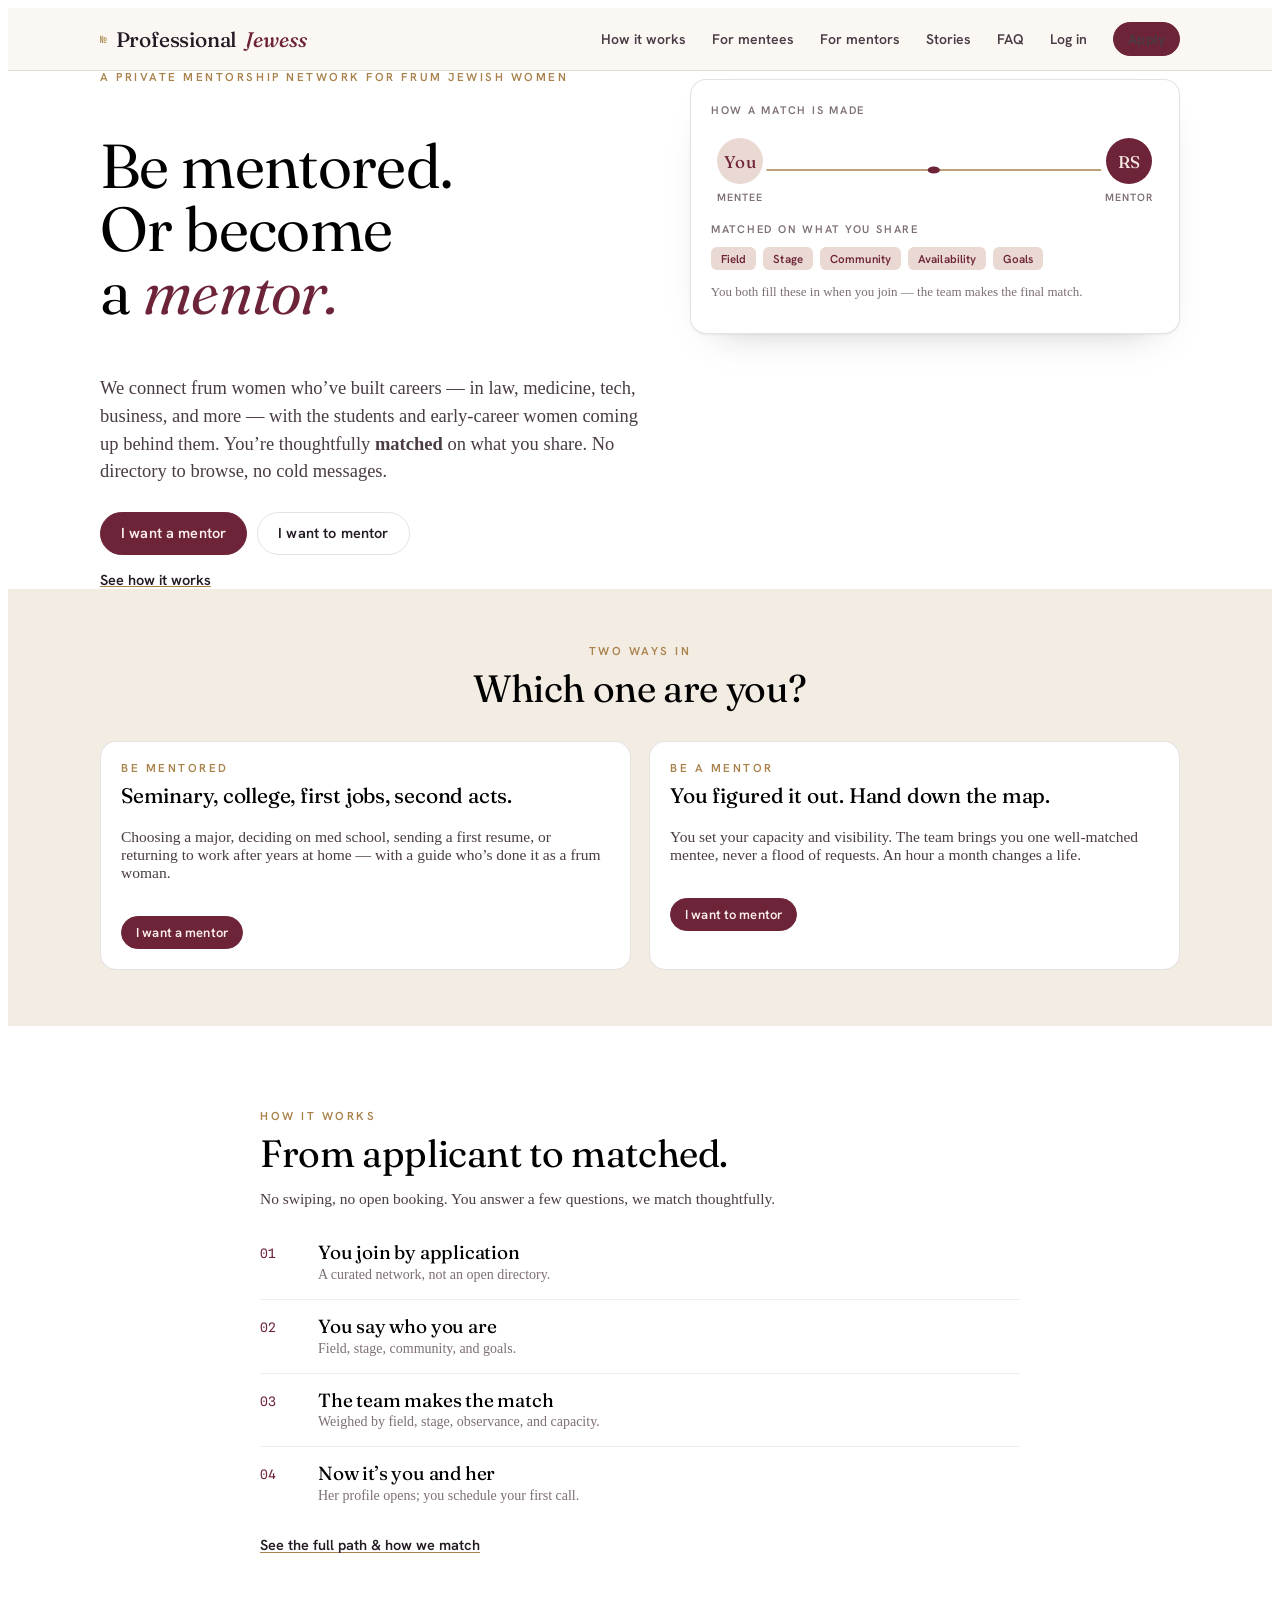
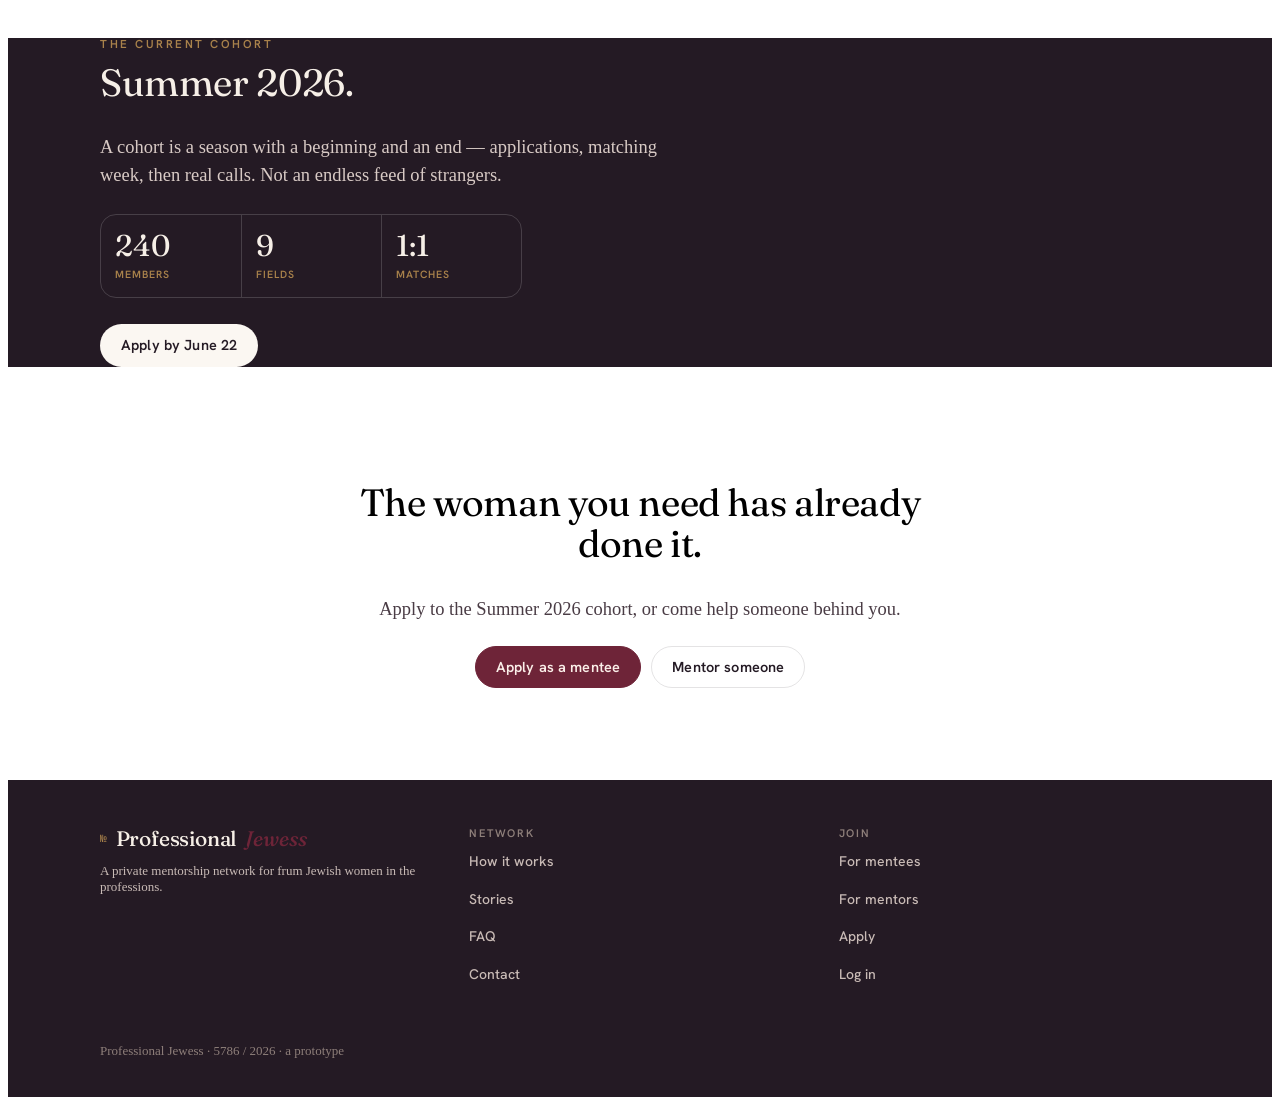
<file: professional-jewess-website/index.html>
<!doctype html>
<html lang="en">
<head>
<meta charset="utf-8" />
<meta name="viewport" content="width=device-width, initial-scale=1, viewport-fit=cover" />
<title>A private mentorship network · Professional Jewess</title>
<meta name="description" content="Mentorship for frum Jewish women in the professions, thoughtfully matched." />
<meta name="theme-color" content="#6E2438" />
<link rel="stylesheet" href="styles.css" />
<link rel="icon" href="assets/icon.svg" type="image/svg+xml" />
<link rel="apple-touch-icon" href="assets/apple-touch-icon.png" />
<link rel="manifest" href="manifest.webmanifest" />
<script src="assets/main.js" defer></script>
</head>
<body>
<header class="nav">
  <div class="pj-wrap nav-in">
    <a class="pj-brand" href="index.html"><span class="pj-no">№</span><b>Professional</b><i>Jewess</i></a>
    <button class="nav-toggle" id="navToggle" aria-label="Menu" aria-expanded="false"><span></span></button>
    <nav class="nav-links" id="navLinks">
      <a href="how-it-works.html">How it works</a>
      <a href="for-mentees.html">For mentees</a>
      <a href="for-mentors.html">For mentors</a>
      <a href="stories.html">Stories</a>
      <a href="faq.html">FAQ</a>
      <a href="login.html">Log in</a>
      <a class="pj-btn pj-btn--primary pj-btn--sm" href="apply.html">Apply</a>
    </nav>
  </div>
  <div class="nav-scrim" id="navScrim"></div>
</header>
<section class="pj-wrap pj-hero">
  <div class="pj-two-col">
    <div>
      <div class="pj-eyebrow">A private mentorship network for frum Jewish women</div>
      <h1 class="pj-h1">Be mentored.<br/>Or become<br/>a <em>mentor.</em></h1>
      <p class="pj-lead">We connect frum women who&rsquo;ve built careers &mdash; in law, medicine, tech, business, and more &mdash; with the students and early-career women coming up behind them. You&rsquo;re thoughtfully <b>matched</b> on what you share. No directory to browse, no cold messages.</p>
      <div class="pj-hero-cta">
        <a class="pj-btn pj-btn--primary" href="apply.html?role=mentee">I want a mentor</a>
        <a class="pj-btn pj-btn--ghost" href="apply.html?role=mentor">I want to mentor</a>
      </div>
      <a class="pj-textlink" style="margin-top:18px;text-decoration:none" href="how-it-works.html"><span>See how it works</span></a>
    </div>
    <div class="pj-card pj-hero-card">
      <span class="pj-label">How a match is made</span>
      <div class="pj-thread-wrap" style="padding:20px 6px 6px"><div style="text-align:center"><span class="pj-mg" style="background:#EAD9D2;color:#6E2438">You</span><div class="pj-mm-role">Mentee</div></div><svg class="pj-thread-svg" viewBox="0 0 200 40" preserveAspectRatio="none" aria-hidden="true"><path class="pj-thread-path" d="M2 20 C 60 20, 60 20, 100 20 S 140 20, 198 20" /><circle class="pj-thread-node" cx="100" cy="20" r="3.6" /></svg><div style="text-align:center"><span class="pj-mg" style="background:#6E2438;color:#F6E7E1">RS</span><div class="pj-mm-role">Mentor</div></div></div>
      <div style="margin-top:10px">
        <span class="pj-label">Matched on what you share</span>
        <div class="pj-taglist" style="margin-top:10px"><span class="pj-tag">Field</span><span class="pj-tag">Stage</span><span class="pj-tag">Community</span><span class="pj-tag">Availability</span><span class="pj-tag">Goals</span></div>
      </div>
      <p class="pj-small" style="margin-top:14px">You both fill these in when you join &mdash; the team makes the final match.</p>
    </div>
  </div>
</section>

<section class="pj-section" style="background:var(--paper-deep);padding-top:56px;padding-bottom:56px">
  <div class="pj-wrap">
    <div class="center" style="margin-bottom:26px"><div class="pj-eyebrow">Two ways in</div><h2 class="pj-h2" style="margin-top:12px">Which one are you?</h2></div>
    <div class="pj-grid pj-grid--2" style="gap:18px">
      <div class="pj-card pj-card--flat" style="background:var(--surface)">
        <div class="pj-eyebrow">Be mentored</div>
        <h3 class="pj-h3" style="margin-top:10px">Seminary, college, first jobs, second acts.</h3>
        <p class="pj-body" style="margin-top:10px">Choosing a major, deciding on med school, sending a first resume, or returning to work after years at home &mdash; with a guide who&rsquo;s done it as a frum woman.</p>
        <a class="pj-btn pj-btn--primary pj-btn--sm cta-link" style="margin-top:18px" href="apply.html?role=mentee">I want a mentor</a>
      </div>
      <div class="pj-card pj-card--flat" style="background:var(--surface)">
        <div class="pj-eyebrow">Be a mentor</div>
        <h3 class="pj-h3" style="margin-top:10px">You figured it out. Hand down the map.</h3>
        <p class="pj-body" style="margin-top:10px">You set your capacity and visibility. The team brings you one well-matched mentee, never a flood of requests. An hour a month changes a life.</p>
        <a class="pj-btn pj-btn--primary pj-btn--sm cta-link" style="margin-top:18px" href="apply.html?role=mentor">I want to mentor</a>
      </div>
    </div>
  </div>
</section>

<section class="pj-section">
  <div class="pj-wrap page-narrow">
    <div class="pj-eyebrow">How it works</div>
    <h2 class="pj-h2" style="margin-top:12px;margin-bottom:6px">From applicant to matched.</h2>
    <p class="pj-body" style="margin-bottom:18px">No swiping, no open booking. You answer a few questions, we match thoughtfully.</p>
    <div class="pj-path">
      <div class="pj-path-item"><div class="pj-path-num">01</div><div><div class="pj-path-t">You join by application</div><div class="pj-path-d">A curated network, not an open directory.</div></div></div>
      <div class="pj-path-item"><div class="pj-path-num">02</div><div><div class="pj-path-t">You say who you are</div><div class="pj-path-d">Field, stage, community, and goals.</div></div></div>
      <div class="pj-path-item"><div class="pj-path-num">03</div><div><div class="pj-path-t">The team makes the match</div><div class="pj-path-d">Weighed by field, stage, observance, and capacity.</div></div></div>
      <div class="pj-path-item"><div class="pj-path-num">04</div><div><div class="pj-path-t">Now it&rsquo;s you and her</div><div class="pj-path-d">Her profile opens; you schedule your first call.</div></div></div>
    </div>
    <a class="pj-textlink" style="margin-top:18px;text-decoration:none" href="how-it-works.html"><span>See the full path &amp; how we match</span></a>
  </div>
</section>

<section class="pj-band">
  <div class="pj-wrap pj-section">
    <div class="pj-eyebrow">The current cohort</div>
    <h2 class="pj-h2" style="margin-top:12px">Summer 2026.</h2>
    <p class="pj-lead" style="margin-top:14px;max-width:32em">A cohort is a season with a beginning and an end &mdash; applications, matching week, then real calls. Not an endless feed of strangers.</p>
    <div class="pj-kpis" style="margin-top:24px;max-width:420px"><div class="pj-kpi"><b>240</b><span>Members</span></div><div class="pj-kpi"><b>9</b><span>Fields</span></div><div class="pj-kpi"><b>1:1</b><span>Matches</span></div></div>
    <a class="pj-btn pj-btn--light cta-link" style="margin-top:26px" href="apply.html">Apply by June 22</a>
  </div>
</section>

<section class="pj-section center">
  <div class="pj-wrap" style="max-width:620px">
    <h2 class="pj-h2">The woman you need has already done it.</h2>
    <p class="pj-lead" style="margin-top:14px">Apply to the Summer 2026 cohort, or come help someone behind you.</p>
    <div class="pj-hero-cta" style="justify-content:center;margin-top:22px"><a class="pj-btn pj-btn--primary" href="apply.html?role=mentee">Apply as a mentee</a><a class="pj-btn pj-btn--ghost" href="apply.html?role=mentor">Mentor someone</a></div>
  </div>
</section>

<div class="pj-mobile-apply"><a class="pj-btn pj-btn--primary" href="apply.html?role=mentee">Find a mentor</a><a class="pj-btn pj-btn--ghost" href="apply.html?role=mentor">Mentor</a></div><footer class="pj-footer">
  <div class="pj-wrap">
    <div class="pj-grid pj-grid--3" style="gap:28px">
      <div>
        <a class="pj-brand" href="index.html" style="margin-bottom:14px"><span class="pj-no">№</span><b style="color:#F6EFE7">Professional</b><i>Jewess</i></a>
        <p class="pj-small"><span style="color:#C9BBB6">A private mentorship network for frum Jewish women in the professions.</span></p>
      </div>
      <div class="pj-stack-2"><span class="pj-label" style="color:#8E7F7A">Network</span>
        <a href="how-it-works.html">How it works</a><a href="stories.html">Stories</a><a href="faq.html">FAQ</a><a href="contact.html">Contact</a>
      </div>
      <div class="pj-stack-2"><span class="pj-label" style="color:#8E7F7A">Join</span>
        <a href="for-mentees.html">For mentees</a><a href="for-mentors.html">For mentors</a><a href="apply.html">Apply</a><a href="login.html">Log in</a>
      </div>
    </div>
    <div class="pj-divider" style="margin:32px 0 18px"></div>
    <span class="pj-small" style="color:#8E7F7A">Professional Jewess · 5786 / 2026 · a prototype</span>
  </div>
</footer>
</body>
</html>
</file>
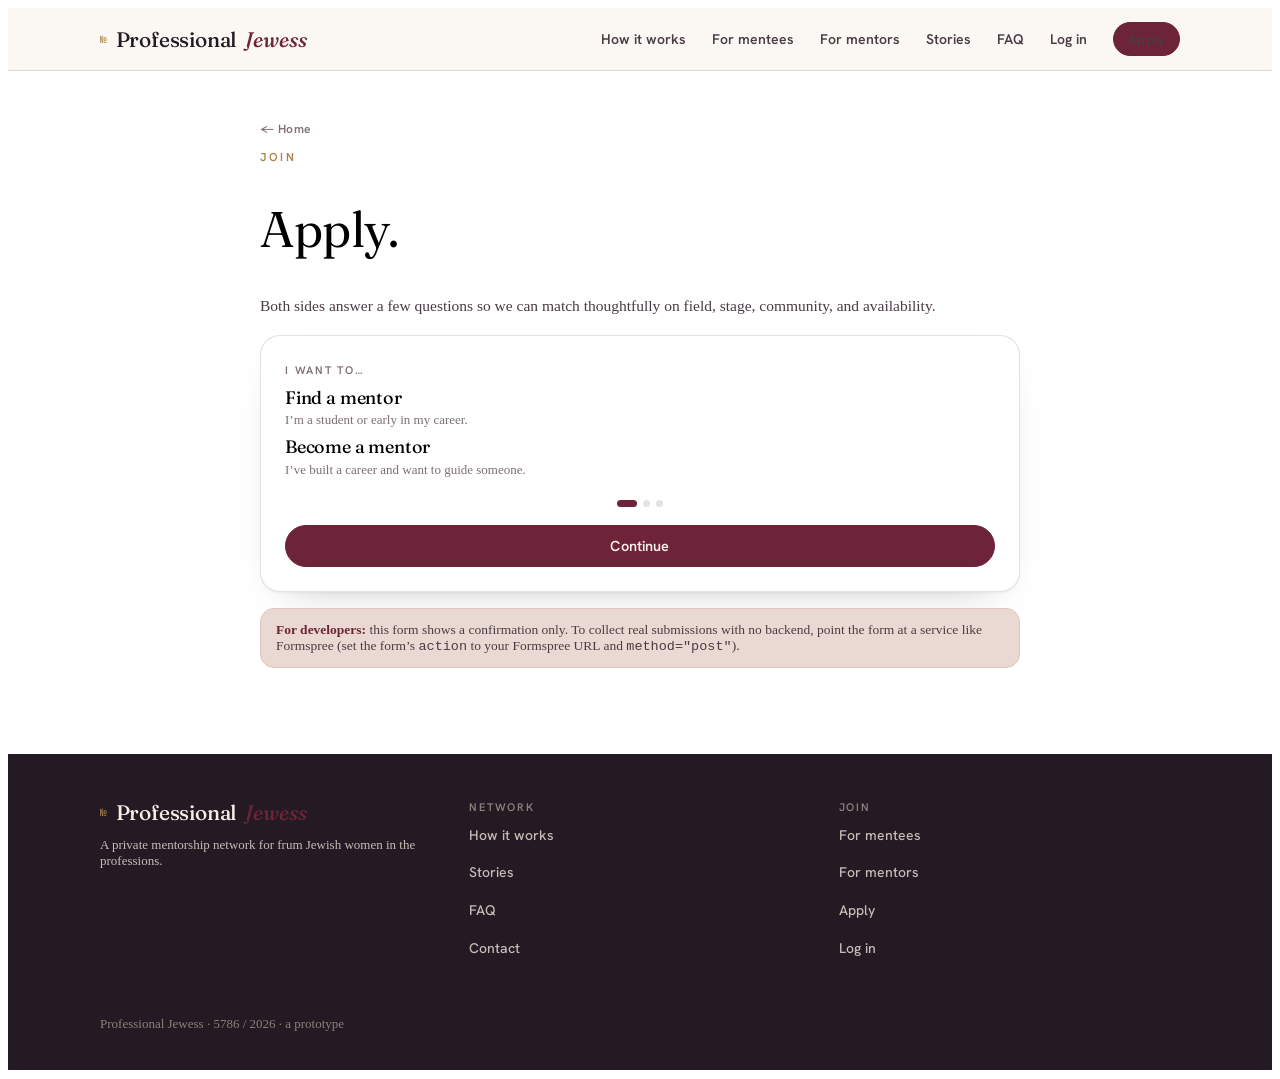
<file: professional-jewess-website/apply.html>
<!doctype html>
<html lang="en">
<head>
<meta charset="utf-8" />
<meta name="viewport" content="width=device-width, initial-scale=1, viewport-fit=cover" />
<title>Apply · Professional Jewess</title>
<meta name="description" content="Apply to the Professional Jewess mentorship network." />
<meta name="theme-color" content="#6E2438" />
<link rel="stylesheet" href="styles.css" />
<link rel="icon" href="assets/icon.svg" type="image/svg+xml" />
<link rel="apple-touch-icon" href="assets/apple-touch-icon.png" />
<link rel="manifest" href="manifest.webmanifest" />
<script src="assets/main.js" defer></script>
</head>
<body>
<header class="nav">
  <div class="pj-wrap nav-in">
    <a class="pj-brand" href="index.html"><span class="pj-no">№</span><b>Professional</b><i>Jewess</i></a>
    <button class="nav-toggle" id="navToggle" aria-label="Menu" aria-expanded="false"><span></span></button>
    <nav class="nav-links" id="navLinks">
      <a href="how-it-works.html">How it works</a>
      <a href="for-mentees.html">For mentees</a>
      <a href="for-mentors.html">For mentors</a>
      <a href="stories.html">Stories</a>
      <a href="faq.html">FAQ</a>
      <a href="login.html">Log in</a>
      <a class="pj-btn pj-btn--primary pj-btn--sm" href="apply.html">Apply</a>
    </nav>
  </div>
  <div class="nav-scrim" id="navScrim"></div>
</header>
<section class="pj-wrap page page-narrow">
  <a class="crumb" href="index.html">&larr; Home</a>
  <div class="page-head" style="margin-top:14px"><div class="pj-eyebrow" id="applyKind">Join</div><h1 class="pj-h1" style="font-size:clamp(34px,6.5vw,50px)">Apply.</h1></div>
  <p class="pj-body">Both sides answer a few questions so we can match thoughtfully on field, stage, community, and availability.</p>

  <form class="form-card" id="applyForm" style="margin-top:20px" onsubmit="return false">
    <div class="astep" data-step="0">
      <span class="pj-label">I want to&hellip;</span>
      <div class="pj-choice" style="margin-top:10px">
        <label class="role-opt"><input type="radio" name="role" value="mentee" style="display:none"><span><span class="pj-h3">Find a mentor</span><div class="pj-small" style="margin-top:4px">I&rsquo;m a student or early in my career.</div></span></label>
        <label class="role-opt"><input type="radio" name="role" value="mentor" style="display:none"><span><span class="pj-h3">Become a mentor</span><div class="pj-small" style="margin-top:4px">I&rsquo;ve built a career and want to guide someone.</div></span></label>
      </div>
    </div>
    <div class="astep hidden" data-step="1">
      <div class="form-row two">
        <div class="pj-field"><label>Your name</label><input class="pj-input" name="name" placeholder="Tova Klein" /></div>
        <div class="pj-field"><label>Email</label><input class="pj-input" name="email" type="email" placeholder="you@email.com" /></div>
      </div>
      <div class="pj-field"><label>Field</label>
        <select class="pj-input" name="field"><option value="">Choose a field&hellip;</option><option>Law</option><option>Medicine</option><option>Tech</option><option>Business</option><option>Finance</option><option>Education</option><option>Psychology</option><option>Nonprofit</option><option>Creative</option><option>Entrepreneurship</option></select>
      </div>
      <div class="pj-field"><label id="stageLabel">Where you are now</label>
        <select class="pj-input" name="stage" id="stageSelect"></select>
      </div>
    </div>
    <div class="astep hidden" data-step="2">
      <div class="pj-field"><label>Community / observance <span style="color:var(--muted);font-weight:500">(optional)</span></label>
        <select class="pj-input" name="community"><option value="">Prefer not to say</option><option>Yeshivish</option><option>Chassidish</option><option>Modern Orthodox</option><option>Sephardi</option><option>Baalas teshuva</option></select>
      </div>
      <div class="pj-field"><label id="availLabel">What you&rsquo;re up for</label>
        <select class="pj-input" name="availability"><option>One-time call</option><option>Ongoing mentorship</option><option>Group sessions</option><option>Flexible</option></select>
      </div>
      <div class="pj-field"><label id="focusLabel">What would help most</label>
        <textarea class="pj-input" name="focus" rows="3" placeholder="A sentence or two&hellip;" style="resize:vertical;font-family:var(--sans)"></textarea>
      </div>
    </div>

    <div class="pj-dots" id="applyDots" style="margin-top:22px"></div>
    <div class="pj-row" style="gap:10px;margin-top:18px">
      <button type="button" class="pj-btn pj-btn--ghost hidden" id="backBtn">Back</button>
      <button type="button" class="pj-btn pj-btn--primary pj-grow" id="nextBtn">Continue</button>
    </div>
  </form>

  <div class="form-card hidden center" id="applyDone" style="margin-top:20px">
    <span class="pj-mg pj-mg--lg" style="background:#6E2438;color:#F6E7E1">&#10003;</span><div style="margin-top:6px"></div>
    <h2 class="pj-h2" style="font-size:26px;margin-top:10px">Application received.</h2>
    <p class="pj-body" style="margin-top:8px;max-width:28em;margin-inline:auto">We match on what you shared &mdash; <b>field, stage, community, and availability</b>. You&rsquo;ll hear from the team during matching week.</p>
    <a class="pj-btn pj-btn--ghost cta-link" style="margin-top:18px" href="index.html">Back to home</a>
  </div>

  <p class="note" style="margin-top:16px"><b>For developers:</b> this form shows a confirmation only. To collect real submissions with no backend, point the form at a service like Formspree (set the form&rsquo;s <code>action</code> to your Formspree URL and <code>method="post"</code>).</p>
</section><footer class="pj-footer">
  <div class="pj-wrap">
    <div class="pj-grid pj-grid--3" style="gap:28px">
      <div>
        <a class="pj-brand" href="index.html" style="margin-bottom:14px"><span class="pj-no">№</span><b style="color:#F6EFE7">Professional</b><i>Jewess</i></a>
        <p class="pj-small"><span style="color:#C9BBB6">A private mentorship network for frum Jewish women in the professions.</span></p>
      </div>
      <div class="pj-stack-2"><span class="pj-label" style="color:#8E7F7A">Network</span>
        <a href="how-it-works.html">How it works</a><a href="stories.html">Stories</a><a href="faq.html">FAQ</a><a href="contact.html">Contact</a>
      </div>
      <div class="pj-stack-2"><span class="pj-label" style="color:#8E7F7A">Join</span>
        <a href="for-mentees.html">For mentees</a><a href="for-mentors.html">For mentors</a><a href="apply.html">Apply</a><a href="login.html">Log in</a>
      </div>
    </div>
    <div class="pj-divider" style="margin:32px 0 18px"></div>
    <span class="pj-small" style="color:#8E7F7A">Professional Jewess · 5786 / 2026 · a prototype</span>
  </div>
</footer>
<script>
var STAGES_MENTEE = ["High school","Seminary","College","Early career","Career switch","Returning to work"];
var STAGES_MENTOR = ["1-3 years experience","4-7 years experience","8-14 years experience","15+ years experience"];
var form = document.getElementById("applyForm");
var steps = Array.prototype.slice.call(document.querySelectorAll(".astep"));
var dotsWrap = document.getElementById("applyDots");
var backBtn = document.getElementById("backBtn"), nextBtn = document.getElementById("nextBtn");
var cur = 0;
// preselect role from ?role=
var params = new URLSearchParams(location.search);
var preRole = params.get("role");
function role(){ var r = form.querySelector('input[name=role]:checked'); return r ? r.value : preRole; }
function isMentor(){ return role() === "mentor"; }
function fillStages(){
  var sel = document.getElementById("stageSelect");
  var list = isMentor() ? STAGES_MENTOR : STAGES_MENTEE;
  sel.innerHTML = "";
  for (var i=0;i<list.length;i++){ var o=document.createElement("option"); o.textContent=list[i]; sel.appendChild(o); }
  document.getElementById("stageLabel").textContent = isMentor() ? "How long you've been at it" : "Where you are now";
  document.getElementById("availLabel").textContent = isMentor() ? "How you'd like to mentor" : "What you're up for";
  document.getElementById("focusLabel").textContent = isMentor() ? "What you can help with" : "What would help most";
  document.getElementById("applyKind").textContent = isMentor() ? "Become a mentor" : "Find a mentor";
}
if (preRole){ var pr = form.querySelector('input[name=role][value="'+preRole+'"]'); if (pr){ pr.checked = true; } }
// role label highlight
Array.prototype.forEach.call(document.querySelectorAll(".role-opt"), function(lbl){
  var input = lbl.querySelector("input");
  function sync(){ Array.prototype.forEach.call(document.querySelectorAll(".role-opt"), function(l){ l.classList.toggle("on", l.querySelector("input").checked); }); }
  lbl.addEventListener("click", function(){ input.checked = true; sync(); });
  if (input.checked) sync();
});
function dots(){
  dotsWrap.innerHTML = "";
  for (var i=0;i<steps.length;i++){ var d=document.createElement("i"); if(i===cur)d.className="on"; dotsWrap.appendChild(d); }
}
function show(){
  steps.forEach(function(s,i){ s.classList.toggle("hidden", i!==cur); });
  backBtn.classList.toggle("hidden", cur===0);
  nextBtn.textContent = cur===steps.length-1 ? "Submit application" : "Continue";
  dots();
}
nextBtn.addEventListener("click", function(){
  if (cur===0 && !role()){ alert("Please choose one."); return; }
  if (cur===0) fillStages();
  if (cur < steps.length-1){ cur++; show(); window.scrollTo(0,0); }
  else {
    form.classList.add("hidden");
    document.getElementById("applyDone").classList.remove("hidden");
    window.scrollTo(0,0);
  }
});
backBtn.addEventListener("click", function(){ if(cur>0){ cur--; show(); window.scrollTo(0,0); } });
if (preRole) fillStages();
show();
</script>
</body>
</html>
</file>
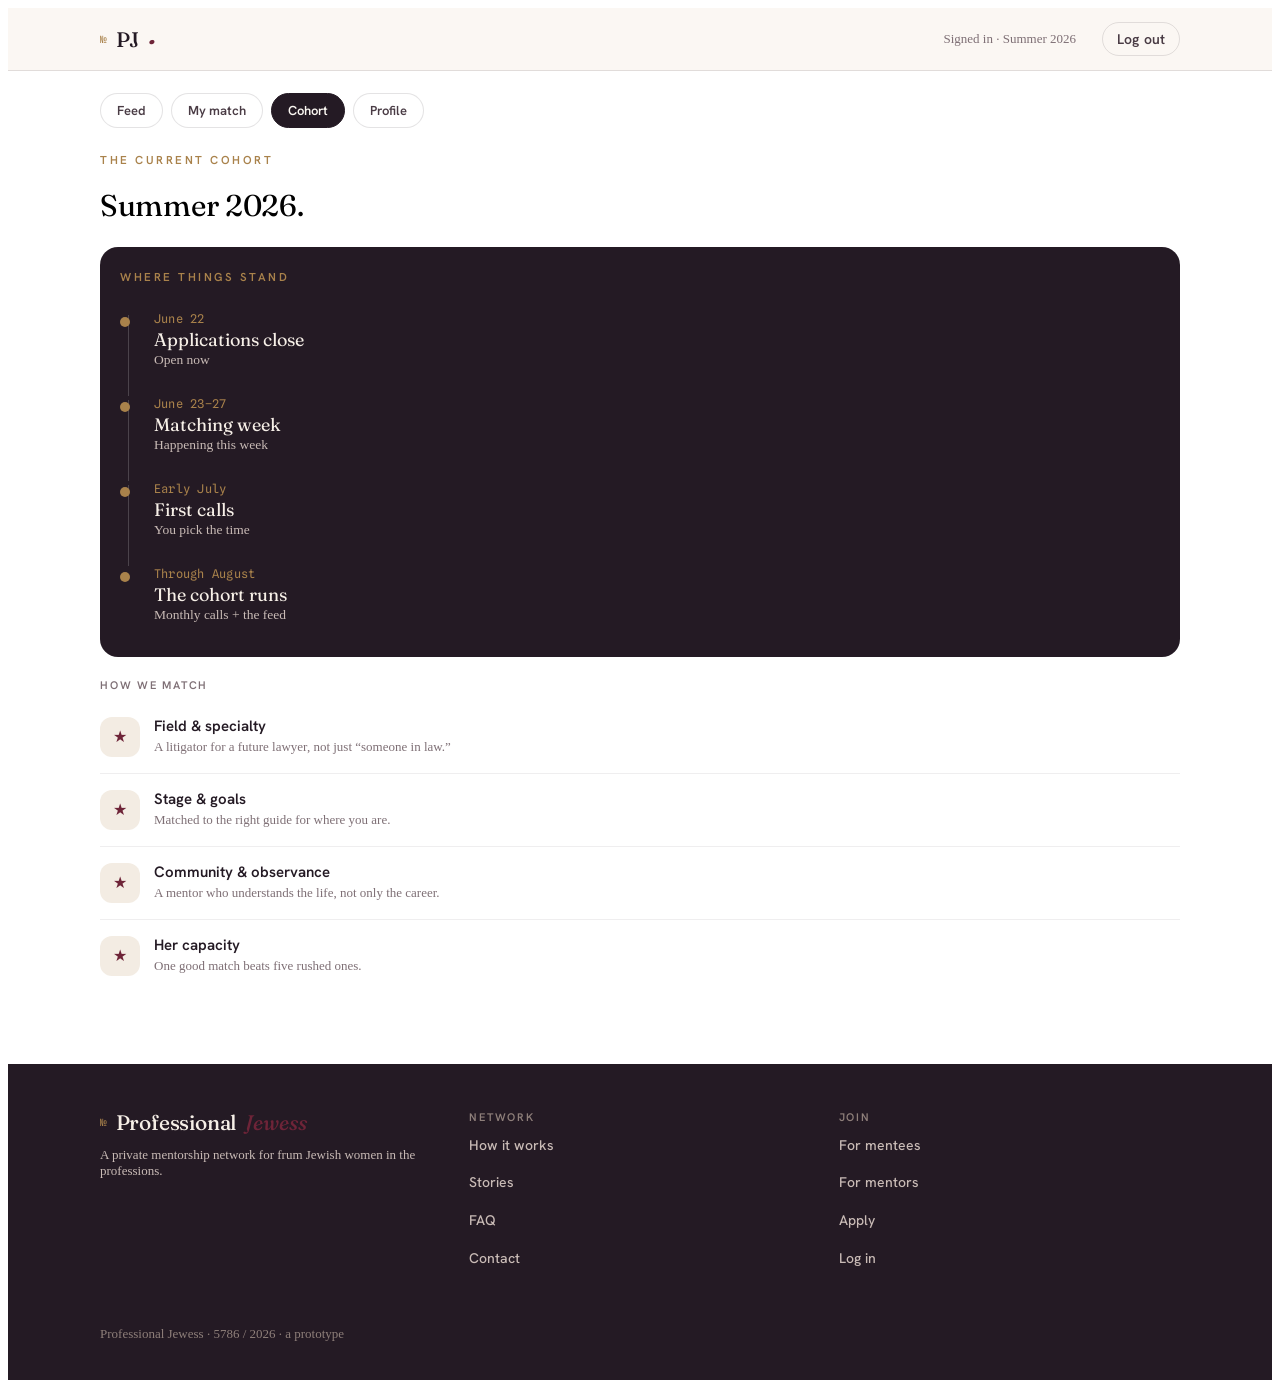
<file: professional-jewess-website/cohort.html>
<!doctype html>
<html lang="en">
<head>
<meta charset="utf-8" />
<meta name="viewport" content="width=device-width, initial-scale=1, viewport-fit=cover" />
<title>Cohort · Professional Jewess</title>
<meta name="description" content="Your cohort." />
<meta name="theme-color" content="#6E2438" />
<link rel="stylesheet" href="styles.css" />
<link rel="icon" href="assets/icon.svg" type="image/svg+xml" />
<link rel="apple-touch-icon" href="assets/apple-touch-icon.png" />
<link rel="manifest" href="manifest.webmanifest" />
<script src="assets/main.js" defer></script>
</head>
<body>
<header class="nav">
  <div class="pj-wrap nav-in">
    <a class="pj-brand" href="dashboard.html"><span class="pj-no">№</span><b>PJ</b><i>•</i></a>
    <nav class="nav-links" id="navLinks" style="position:static;transform:none;flex-direction:row;width:auto;padding:0;background:none;border:0;box-shadow:none">
      <span class="pj-small">Signed in · Summer 2026</span>
      <a class="pj-btn pj-btn--ghost pj-btn--sm" href="index.html">Log out</a>
    </nav>
  </div>
</header>
<div class="pj-wrap" style="padding-top:22px"><nav class="subnav">
    <a href="dashboard.html">Feed</a>
    <a href="match.html">My match</a>
    <a href="cohort.html" aria-current="page">Cohort</a>
    <a href="profile.html">Profile</a>
</nav></div>
<section class="pj-wrap" style="padding-bottom:64px">
  <div class="pj-screen-head"><div class="pj-eyebrow">The current cohort</div><h1 class="pj-screen-title">Summer 2026.</h1></div>
  <div class="pj-band" style="border-radius:18px;padding:20px;margin-bottom:18px"><span class="pj-eyebrow">Where things stand</span>
    <div class="pj-tl" style="margin-top:12px"><div class="pj-tl-item"><span class="pj-tl-dot"></span><div><div class="pj-tl-when">June 22</div><div class="pj-tl-what">Applications close</div><div class="pj-tl-sub">Open now</div></div></div><div class="pj-tl-item"><span class="pj-tl-dot"></span><div><div class="pj-tl-when">June 23&ndash;27</div><div class="pj-tl-what">Matching week</div><div class="pj-tl-sub">Happening this week</div></div></div><div class="pj-tl-item"><span class="pj-tl-dot"></span><div><div class="pj-tl-when">Early July</div><div class="pj-tl-what">First calls</div><div class="pj-tl-sub">You pick the time</div></div></div><div class="pj-tl-item"><span class="pj-tl-dot"></span><div><div class="pj-tl-when">Through August</div><div class="pj-tl-what">The cohort runs</div><div class="pj-tl-sub">Monthly calls + the feed</div></div></div></div></div>
  <span class="pj-label">How we match</span>
  <div style="margin-top:8px"><div class="pj-feature"><span class="pj-feature-ic">&#9733;</span><div><div style="font:600 15px/1.3 var(--sans);color:var(--ink)">Field &amp; specialty</div><div class="pj-small" style="margin-top:3px">A litigator for a future lawyer, not just &ldquo;someone in law.&rdquo;</div></div></div><div class="pj-feature"><span class="pj-feature-ic">&#9733;</span><div><div style="font:600 15px/1.3 var(--sans);color:var(--ink)">Stage &amp; goals</div><div class="pj-small" style="margin-top:3px">Matched to the right guide for where you are.</div></div></div><div class="pj-feature"><span class="pj-feature-ic">&#9733;</span><div><div style="font:600 15px/1.3 var(--sans);color:var(--ink)">Community &amp; observance</div><div class="pj-small" style="margin-top:3px">A mentor who understands the life, not only the career.</div></div></div><div class="pj-feature"><span class="pj-feature-ic">&#9733;</span><div><div style="font:600 15px/1.3 var(--sans);color:var(--ink)">Her capacity</div><div class="pj-small" style="margin-top:3px">One good match beats five rushed ones.</div></div></div></div>
</section><footer class="pj-footer">
  <div class="pj-wrap">
    <div class="pj-grid pj-grid--3" style="gap:28px">
      <div>
        <a class="pj-brand" href="index.html" style="margin-bottom:14px"><span class="pj-no">№</span><b style="color:#F6EFE7">Professional</b><i>Jewess</i></a>
        <p class="pj-small"><span style="color:#C9BBB6">A private mentorship network for frum Jewish women in the professions.</span></p>
      </div>
      <div class="pj-stack-2"><span class="pj-label" style="color:#8E7F7A">Network</span>
        <a href="how-it-works.html">How it works</a><a href="stories.html">Stories</a><a href="faq.html">FAQ</a><a href="contact.html">Contact</a>
      </div>
      <div class="pj-stack-2"><span class="pj-label" style="color:#8E7F7A">Join</span>
        <a href="for-mentees.html">For mentees</a><a href="for-mentors.html">For mentors</a><a href="apply.html">Apply</a><a href="login.html">Log in</a>
      </div>
    </div>
    <div class="pj-divider" style="margin:32px 0 18px"></div>
    <span class="pj-small" style="color:#8E7F7A">Professional Jewess · 5786 / 2026 · a prototype</span>
  </div>
</footer>
</body>
</html>
</file>
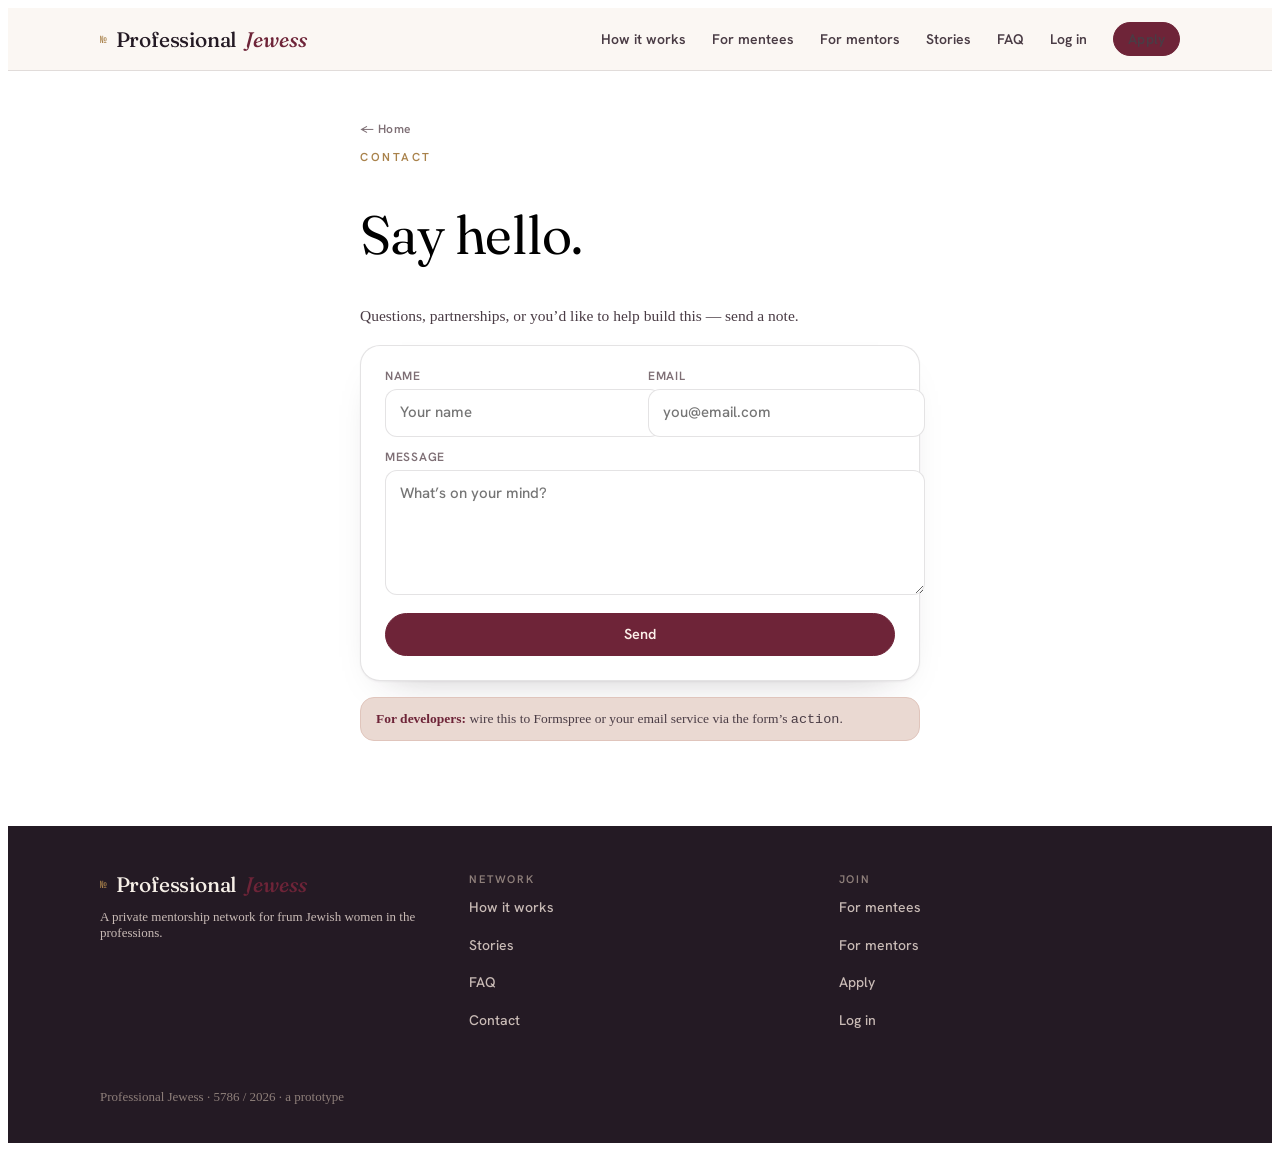
<file: professional-jewess-website/contact.html>
<!doctype html>
<html lang="en">
<head>
<meta charset="utf-8" />
<meta name="viewport" content="width=device-width, initial-scale=1, viewport-fit=cover" />
<title>Contact · Professional Jewess</title>
<meta name="description" content="Contact Professional Jewess." />
<meta name="theme-color" content="#6E2438" />
<link rel="stylesheet" href="styles.css" />
<link rel="icon" href="assets/icon.svg" type="image/svg+xml" />
<link rel="apple-touch-icon" href="assets/apple-touch-icon.png" />
<link rel="manifest" href="manifest.webmanifest" />
<script src="assets/main.js" defer></script>
</head>
<body>
<header class="nav">
  <div class="pj-wrap nav-in">
    <a class="pj-brand" href="index.html"><span class="pj-no">№</span><b>Professional</b><i>Jewess</i></a>
    <button class="nav-toggle" id="navToggle" aria-label="Menu" aria-expanded="false"><span></span></button>
    <nav class="nav-links" id="navLinks">
      <a href="how-it-works.html">How it works</a>
      <a href="for-mentees.html">For mentees</a>
      <a href="for-mentors.html">For mentors</a>
      <a href="stories.html">Stories</a>
      <a href="faq.html">FAQ</a>
      <a href="login.html">Log in</a>
      <a class="pj-btn pj-btn--primary pj-btn--sm" href="apply.html">Apply</a>
    </nav>
  </div>
  <div class="nav-scrim" id="navScrim"></div>
</header>
<section class="pj-wrap page" style="max-width:560px">
  <a class="crumb" href="index.html">&larr; Home</a>
  <div class="page-head" style="margin-top:14px"><div class="pj-eyebrow">Contact</div><h1 class="pj-h1" style="font-size:clamp(36px,7vw,54px)">Say hello.</h1></div>
  <p class="pj-body">Questions, partnerships, or you&rsquo;d like to help build this &mdash; send a note.</p>
  <form class="form-card" style="margin-top:20px" onsubmit="this.classList.add('hidden');document.getElementById('cdone').classList.remove('hidden');return false">
    <div class="form-row two"><div class="pj-field"><label>Name</label><input class="pj-input" placeholder="Your name" /></div><div class="pj-field"><label>Email</label><input class="pj-input" type="email" placeholder="you@email.com" /></div></div>
    <div class="pj-field"><label>Message</label><textarea class="pj-input" rows="5" placeholder="What&rsquo;s on your mind?" style="resize:vertical;font-family:var(--sans)"></textarea></div>
    <button class="pj-btn pj-btn--primary pj-btn--block" type="submit">Send</button>
  </form>
  <div class="form-card hidden center" id="cdone" style="margin-top:20px"><h2 class="pj-h2" style="font-size:24px">Thank you.</h2><p class="pj-body" style="margin-top:8px">We&rsquo;ll be in touch.</p></div>
  <p class="note" style="margin-top:16px"><b>For developers:</b> wire this to Formspree or your email service via the form&rsquo;s <code>action</code>.</p>
</section><footer class="pj-footer">
  <div class="pj-wrap">
    <div class="pj-grid pj-grid--3" style="gap:28px">
      <div>
        <a class="pj-brand" href="index.html" style="margin-bottom:14px"><span class="pj-no">№</span><b style="color:#F6EFE7">Professional</b><i>Jewess</i></a>
        <p class="pj-small"><span style="color:#C9BBB6">A private mentorship network for frum Jewish women in the professions.</span></p>
      </div>
      <div class="pj-stack-2"><span class="pj-label" style="color:#8E7F7A">Network</span>
        <a href="how-it-works.html">How it works</a><a href="stories.html">Stories</a><a href="faq.html">FAQ</a><a href="contact.html">Contact</a>
      </div>
      <div class="pj-stack-2"><span class="pj-label" style="color:#8E7F7A">Join</span>
        <a href="for-mentees.html">For mentees</a><a href="for-mentors.html">For mentors</a><a href="apply.html">Apply</a><a href="login.html">Log in</a>
      </div>
    </div>
    <div class="pj-divider" style="margin:32px 0 18px"></div>
    <span class="pj-small" style="color:#8E7F7A">Professional Jewess · 5786 / 2026 · a prototype</span>
  </div>
</footer>
</body>
</html>
</file>
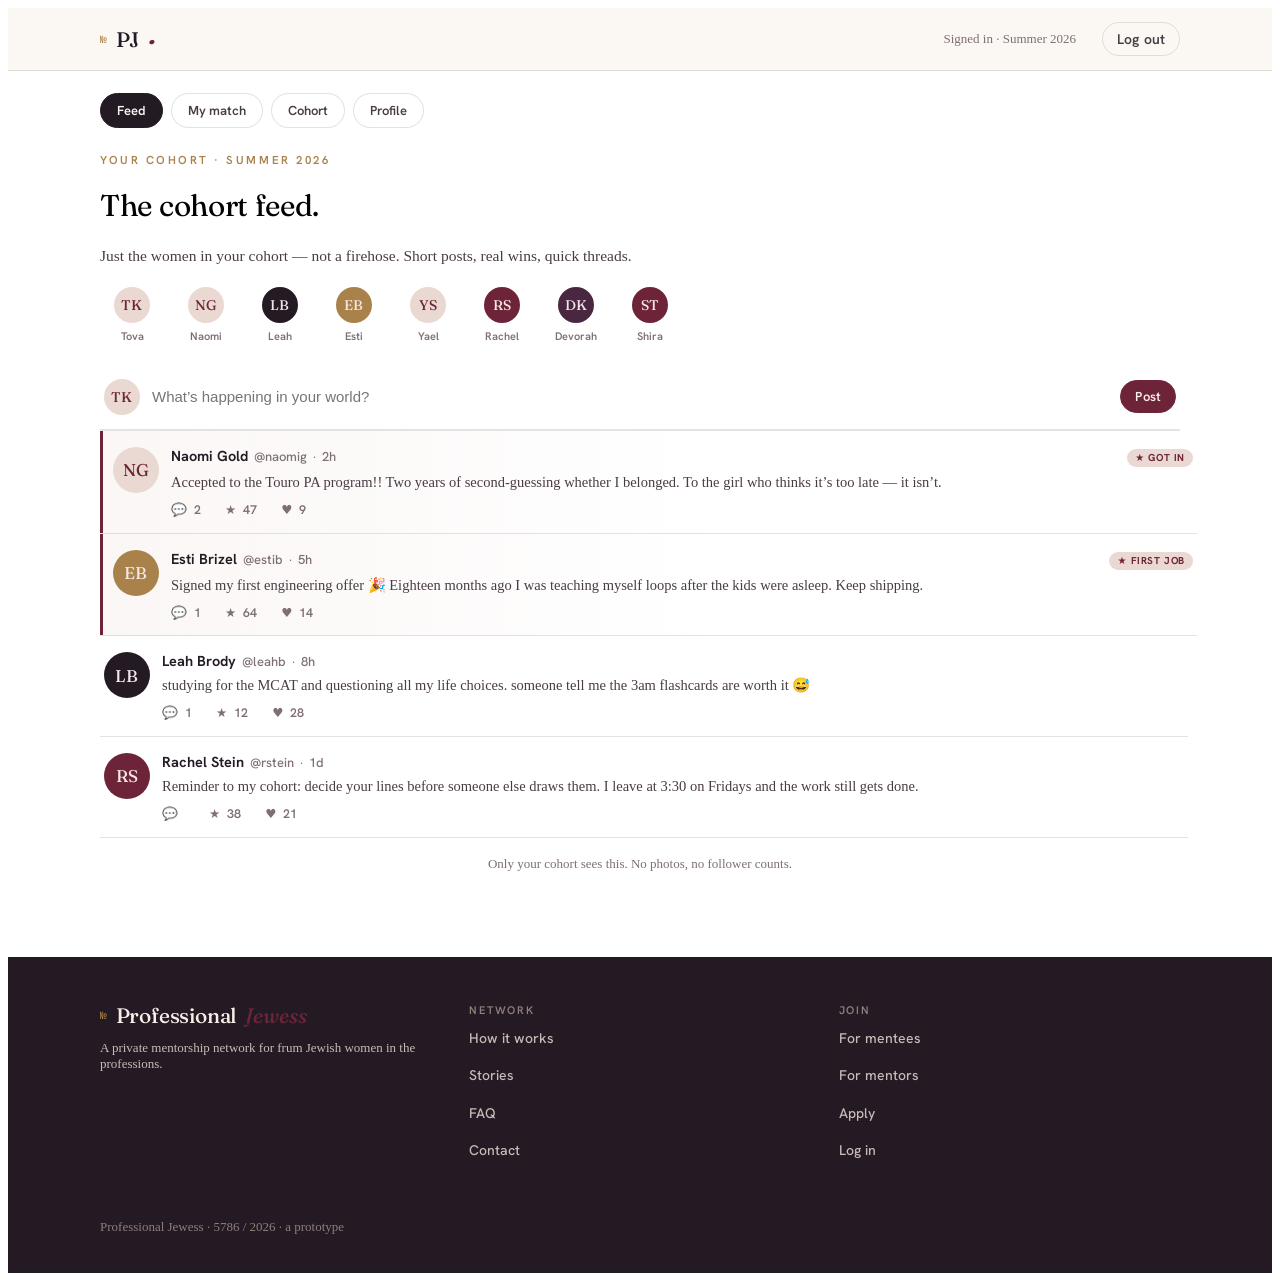
<file: professional-jewess-website/dashboard.html>
<!doctype html>
<html lang="en">
<head>
<meta charset="utf-8" />
<meta name="viewport" content="width=device-width, initial-scale=1, viewport-fit=cover" />
<title>Cohort feed · Professional Jewess</title>
<meta name="description" content="Your cohort feed." />
<meta name="theme-color" content="#6E2438" />
<link rel="stylesheet" href="styles.css" />
<link rel="icon" href="assets/icon.svg" type="image/svg+xml" />
<link rel="apple-touch-icon" href="assets/apple-touch-icon.png" />
<link rel="manifest" href="manifest.webmanifest" />
<script src="assets/main.js" defer></script>
</head>
<body>
<header class="nav">
  <div class="pj-wrap nav-in">
    <a class="pj-brand" href="dashboard.html"><span class="pj-no">№</span><b>PJ</b><i>•</i></a>
    <nav class="nav-links" id="navLinks" style="position:static;transform:none;flex-direction:row;width:auto;padding:0;background:none;border:0;box-shadow:none">
      <span class="pj-small">Signed in · Summer 2026</span>
      <a class="pj-btn pj-btn--ghost pj-btn--sm" href="index.html">Log out</a>
    </nav>
  </div>
</header>
<div class="pj-wrap" style="padding-top:22px"><nav class="subnav">
    <a href="dashboard.html" aria-current="page">Feed</a>
    <a href="match.html">My match</a>
    <a href="cohort.html">Cohort</a>
    <a href="profile.html">Profile</a>
</nav></div>
<section class="pj-wrap" style="padding-bottom:64px">
  <div class="pj-screen-head"><div class="pj-eyebrow">Your cohort &middot; Summer 2026</div><h1 class="pj-screen-title">The cohort feed.</h1><p class="pj-body" style="margin-top:8px">Just the women in your cohort &mdash; not a firehose. Short posts, real wins, quick threads.</p></div>
  <div class="pj-cohort-strip"><div class="pj-cohort-row"><div class="pj-cohort-m"><span class="pj-mg pj-mg--sm" style="background:#EAD9D2;color:#6E2438">TK</span><span class="pj-cohort-name">Tova</span></div><div class="pj-cohort-m"><span class="pj-mg pj-mg--sm" style="background:#EAD9D2;color:#6E2438">NG</span><span class="pj-cohort-name">Naomi</span></div><div class="pj-cohort-m"><span class="pj-mg pj-mg--sm" style="background:#241A24;color:#EFE7E9">LB</span><span class="pj-cohort-name">Leah</span></div><div class="pj-cohort-m"><span class="pj-mg pj-mg--sm" style="background:#A9824B;color:#F6E7E1">EB</span><span class="pj-cohort-name">Esti</span></div><div class="pj-cohort-m"><span class="pj-mg pj-mg--sm" style="background:#EAD9D2;color:#6E2438">YS</span><span class="pj-cohort-name">Yael</span></div><div class="pj-cohort-m"><span class="pj-mg pj-mg--sm" style="background:#6E2438;color:#F6E7E1">RS</span><span class="pj-cohort-name">Rachel</span></div><div class="pj-cohort-m"><span class="pj-mg pj-mg--sm" style="background:#4A2740;color:#F2E3EC">DK</span><span class="pj-cohort-name">Devorah</span></div><div class="pj-cohort-m"><span class="pj-mg pj-mg--sm" style="background:#6E2438;color:#F6E7E1">ST</span><span class="pj-cohort-name">Shira</span></div></div></div>
  <div class="pj-tweetbox"><span class="pj-mg pj-mg--sm" style="background:#EAD9D2;color:#6E2438">TK</span><input class="pj-tweetbox-fake" id="newPost" placeholder="What&rsquo;s happening in your world?" style="border:0;outline:none;background:none" /><button class="pj-btn pj-btn--primary pj-btn--sm" onclick="post()">Post</button></div>
  <div class="pj-timeline" id="timeline">
<div class="pj-tweet pj-tweet--mile" style="display:block;cursor:default"><div style="display:flex;gap:12px"><span class="pj-mg" style="background:#EAD9D2;color:#6E2438">NG</span><div class="pj-tweet-main"><div class="pj-tweet-head"><span class="pj-tweet-name">Naomi Gold</span><span class="pj-tweet-handle">@naomig</span><span class="pj-tweet-dot">&middot;</span><span class="pj-tweet-handle">2h</span><span class="pj-tweet-chip">&#9733; Got in</span></div><div class="pj-tweet-text">Accepted to the Touro PA program!! Two years of second-guessing whether I belonged. To the girl who thinks it&rsquo;s too late &mdash; it isn&rsquo;t.</div><div class="pj-tweet-actions"><button class="pj-tact pj-tact--reply" onclick="toggleReplies(this)">&#128172; <span>2</span></button><button class="pj-tact pj-tact--mazel" onclick="react(this)">&#9733; <span data-base="47">47</span></button><button class="pj-tact pj-tact--chazak" onclick="react(this)">&#9829; <span data-base="9">9</span></button></div><div class="replies hidden" style="margin-top:4px;border-top:1px solid var(--line-soft)"><div class="pj-reply"><span class="pj-mg pj-mg--sm" style="background:#6E2438;color:#F6E7E1">RS</span><div class="pj-reply-main"><div class="pj-tweet-head"><span class="pj-tweet-name">Rachel Stein</span><span class="pj-tweet-handle">@rstein</span><span class="pj-tweet-dot">&middot;</span><span class="pj-tweet-handle">1h</span></div><div class="pj-tweet-text">MAZEL TOV Naomi!! &#129402;</div></div></div><div class="pj-reply"><span class="pj-mg pj-mg--sm" style="background:#241A24;color:#EFE7E9">LB</span><div class="pj-reply-main"><div class="pj-tweet-head"><span class="pj-tweet-name">Leah Brody</span><span class="pj-tweet-handle">@leahb</span><span class="pj-tweet-dot">&middot;</span><span class="pj-tweet-handle">1h</span></div><div class="pj-tweet-text">ok this is the sign I needed. starting my application tonight.</div></div></div></div></div></div></div><div class="pj-tweet pj-tweet--mile" style="display:block;cursor:default"><div style="display:flex;gap:12px"><span class="pj-mg" style="background:#A9824B;color:#F6E7E1">EB</span><div class="pj-tweet-main"><div class="pj-tweet-head"><span class="pj-tweet-name">Esti Brizel</span><span class="pj-tweet-handle">@estib</span><span class="pj-tweet-dot">&middot;</span><span class="pj-tweet-handle">5h</span><span class="pj-tweet-chip">&#9733; First job</span></div><div class="pj-tweet-text">Signed my first engineering offer &#127881; Eighteen months ago I was teaching myself loops after the kids were asleep. Keep shipping.</div><div class="pj-tweet-actions"><button class="pj-tact pj-tact--reply" onclick="toggleReplies(this)">&#128172; <span>1</span></button><button class="pj-tact pj-tact--mazel" onclick="react(this)">&#9733; <span data-base="64">64</span></button><button class="pj-tact pj-tact--chazak" onclick="react(this)">&#9829; <span data-base="14">14</span></button></div><div class="replies hidden" style="margin-top:4px;border-top:1px solid var(--line-soft)"><div class="pj-reply"><span class="pj-mg pj-mg--sm" style="background:#4A2740;color:#F2E3EC">DK</span><div class="pj-reply-main"><div class="pj-tweet-head"><span class="pj-tweet-name">Devorah Klein</span><span class="pj-tweet-handle">@devk</span><span class="pj-tweet-dot">&middot;</span><span class="pj-tweet-handle">4h</span></div><div class="pj-tweet-text">Bookmarking this for every woman who says she started too late.</div></div></div></div></div></div></div><div class="pj-tweet" style="display:block;cursor:default"><div style="display:flex;gap:12px"><span class="pj-mg" style="background:#241A24;color:#EFE7E9">LB</span><div class="pj-tweet-main"><div class="pj-tweet-head"><span class="pj-tweet-name">Leah Brody</span><span class="pj-tweet-handle">@leahb</span><span class="pj-tweet-dot">&middot;</span><span class="pj-tweet-handle">8h</span></div><div class="pj-tweet-text">studying for the MCAT and questioning all my life choices. someone tell me the 3am flashcards are worth it &#128517;</div><div class="pj-tweet-actions"><button class="pj-tact pj-tact--reply" onclick="toggleReplies(this)">&#128172; <span>1</span></button><button class="pj-tact pj-tact--mazel" onclick="react(this)">&#9733; <span data-base="12">12</span></button><button class="pj-tact pj-tact--chazak" onclick="react(this)">&#9829; <span data-base="28">28</span></button></div><div class="replies hidden" style="margin-top:4px;border-top:1px solid var(--line-soft)"><div class="pj-reply"><span class="pj-mg pj-mg--sm" style="background:#6E2438;color:#F6E7E1">ST</span><div class="pj-reply-main"><div class="pj-tweet-head"><span class="pj-tweet-name">Dr. Shira Tendler</span><span class="pj-tweet-handle">@drshira</span><span class="pj-tweet-dot">&middot;</span><span class="pj-tweet-handle">7h</span></div><div class="pj-tweet-text">They are. The 3am you is building the doctor a frum family will be lucky to have. Chazak — one card at a time.</div></div></div></div></div></div></div><div class="pj-tweet" style="display:block;cursor:default"><div style="display:flex;gap:12px"><span class="pj-mg" style="background:#6E2438;color:#F6E7E1">RS</span><div class="pj-tweet-main"><div class="pj-tweet-head"><span class="pj-tweet-name">Rachel Stein</span><span class="pj-tweet-handle">@rstein</span><span class="pj-tweet-dot">&middot;</span><span class="pj-tweet-handle">1d</span></div><div class="pj-tweet-text">Reminder to my cohort: decide your lines before someone else draws them. I leave at 3:30 on Fridays and the work still gets done.</div><div class="pj-tweet-actions"><button class="pj-tact pj-tact--reply" onclick="toggleReplies(this)">&#128172; <span></span></button><button class="pj-tact pj-tact--mazel" onclick="react(this)">&#9733; <span data-base="38">38</span></button><button class="pj-tact pj-tact--chazak" onclick="react(this)">&#9829; <span data-base="21">21</span></button></div></div></div></div>
  </div>
  <p class="pj-small center" style="margin-top:18px">Only your cohort sees this. No photos, no follower counts.</p>
</section><footer class="pj-footer">
  <div class="pj-wrap">
    <div class="pj-grid pj-grid--3" style="gap:28px">
      <div>
        <a class="pj-brand" href="index.html" style="margin-bottom:14px"><span class="pj-no">№</span><b style="color:#F6EFE7">Professional</b><i>Jewess</i></a>
        <p class="pj-small"><span style="color:#C9BBB6">A private mentorship network for frum Jewish women in the professions.</span></p>
      </div>
      <div class="pj-stack-2"><span class="pj-label" style="color:#8E7F7A">Network</span>
        <a href="how-it-works.html">How it works</a><a href="stories.html">Stories</a><a href="faq.html">FAQ</a><a href="contact.html">Contact</a>
      </div>
      <div class="pj-stack-2"><span class="pj-label" style="color:#8E7F7A">Join</span>
        <a href="for-mentees.html">For mentees</a><a href="for-mentors.html">For mentors</a><a href="apply.html">Apply</a><a href="login.html">Log in</a>
      </div>
    </div>
    <div class="pj-divider" style="margin:32px 0 18px"></div>
    <span class="pj-small" style="color:#8E7F7A">Professional Jewess · 5786 / 2026 · a prototype</span>
  </div>
</footer>
<script>
function react(btn){
  var span = btn.querySelector("span");
  var base = parseInt(span.getAttribute("data-base"),10);
  if (btn.classList.toggle("on")){ span.textContent = base+1; btn.style.color = btn.classList.contains("pj-tact--chazak") ? "var(--brass)" : "var(--garnet)"; }
  else { span.textContent = base; btn.style.color = ""; }
}
function toggleReplies(btn){
  var tweet = btn.closest(".pj-tweet");
  var r = tweet.querySelector(".replies");
  if (r) r.classList.toggle("hidden");
}
function post(){
  var inp = document.getElementById("newPost");
  var text = inp.value.trim(); if(!text) return;
  var el = document.createElement("div");
  el.className = "pj-tweet"; el.style.display="block";
  el.innerHTML = '<div style="display:flex;gap:12px"><span class="pj-mg" style="background:#EAD9D2;color:#6E2438">TK</span>'
    + '<div class="pj-tweet-main"><div class="pj-tweet-head"><span class="pj-tweet-name">Tova Klein</span>'
    + '<span class="pj-tweet-handle">@tovak</span><span class="pj-tweet-dot">&middot;</span><span class="pj-tweet-handle">now</span></div>'
    + '<div class="pj-tweet-text"></div>'
    + '<div class="pj-tweet-actions"><button class="pj-tact pj-tact--mazel" onclick="react(this)">&#9733; <span data-base="0">0</span></button>'
    + '<button class="pj-tact pj-tact--chazak" onclick="react(this)">&#9829; <span data-base="0">0</span></button></div></div></div>';
  el.querySelector(".pj-tweet-text").textContent = text;
  var t = document.getElementById("timeline");
  t.insertBefore(el, t.firstChild);
  inp.value = "";
}
document.getElementById("newPost").addEventListener("keydown", function(e){ if(e.key==="Enter") post(); });
</script>
</body>
</html>
</file>
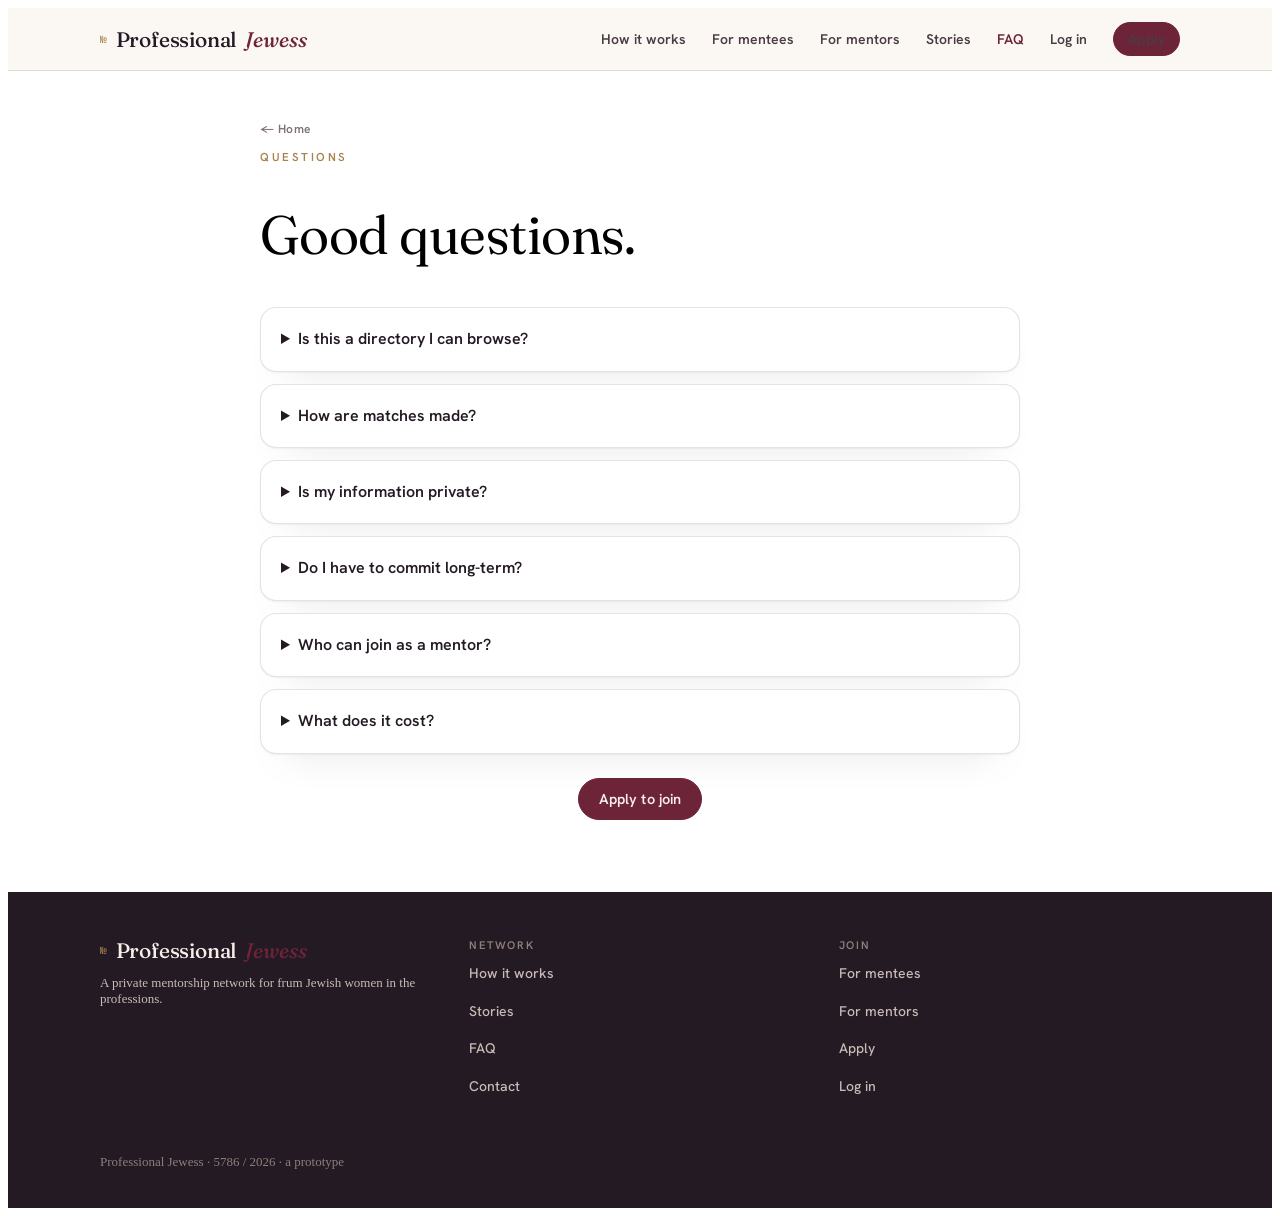
<file: professional-jewess-website/faq.html>
<!doctype html>
<html lang="en">
<head>
<meta charset="utf-8" />
<meta name="viewport" content="width=device-width, initial-scale=1, viewport-fit=cover" />
<title>FAQ · Professional Jewess</title>
<meta name="description" content="Frequently asked questions about Professional Jewess." />
<meta name="theme-color" content="#6E2438" />
<link rel="stylesheet" href="styles.css" />
<link rel="icon" href="assets/icon.svg" type="image/svg+xml" />
<link rel="apple-touch-icon" href="assets/apple-touch-icon.png" />
<link rel="manifest" href="manifest.webmanifest" />
<script src="assets/main.js" defer></script>
</head>
<body>
<header class="nav">
  <div class="pj-wrap nav-in">
    <a class="pj-brand" href="index.html"><span class="pj-no">№</span><b>Professional</b><i>Jewess</i></a>
    <button class="nav-toggle" id="navToggle" aria-label="Menu" aria-expanded="false"><span></span></button>
    <nav class="nav-links" id="navLinks">
      <a href="how-it-works.html">How it works</a>
      <a href="for-mentees.html">For mentees</a>
      <a href="for-mentors.html">For mentors</a>
      <a href="stories.html">Stories</a>
      <a href="faq.html" aria-current="page">FAQ</a>
      <a href="login.html">Log in</a>
      <a class="pj-btn pj-btn--primary pj-btn--sm" href="apply.html">Apply</a>
    </nav>
  </div>
  <div class="nav-scrim" id="navScrim"></div>
</header>
<section class="pj-wrap page page-narrow">
  <a class="crumb" href="index.html">&larr; Home</a>
  <div class="page-head" style="margin-top:14px"><div class="pj-eyebrow">Questions</div><h1 class="pj-h1" style="font-size:clamp(36px,7vw,54px)">Good questions.</h1></div>
  <div style="margin-top:24px">
    <details class="pj-card" style="margin-bottom:12px"><summary style="font:600 16px/1.4 var(--sans);color:var(--ink);cursor:pointer">Is this a directory I can browse?</summary><p class="pj-body" style="margin-top:10px">No. There is no public list of mentors to scroll. You tell us about yourself, and the team matches you thoughtfully &mdash; dignified and private by design.</p></details>
    <details class="pj-card" style="margin-bottom:12px"><summary style="font:600 16px/1.4 var(--sans);color:var(--ink);cursor:pointer">How are matches made?</summary><p class="pj-body" style="margin-top:10px">On what both sides share at signup: field, stage, community/observance (optional), goals, and availability. A person on the team confirms every match.</p></details>
    <details class="pj-card" style="margin-bottom:12px"><summary style="font:600 16px/1.4 var(--sans);color:var(--ink);cursor:pointer">Is my information private?</summary><p class="pj-body" style="margin-top:10px">Yes. Mentor details are private by default, and a mentor&rsquo;s name is never public unless she chooses. Contact info is never shown to other members.</p></details>
    <details class="pj-card" style="margin-bottom:12px"><summary style="font:600 16px/1.4 var(--sans);color:var(--ink);cursor:pointer">Do I have to commit long-term?</summary><p class="pj-body" style="margin-top:10px">No. You can ask for a single one-time call, ongoing mentorship, or a small group &mdash; whatever fits your life this season.</p></details>
    <details class="pj-card" style="margin-bottom:12px"><summary style="font:600 16px/1.4 var(--sans);color:var(--ink);cursor:pointer">Who can join as a mentor?</summary><p class="pj-body" style="margin-top:10px">Frum women who&rsquo;ve built a career and want to guide someone coming up behind them. You set your own capacity and visibility.</p></details>
    <details class="pj-card" style="margin-bottom:12px"><summary style="font:600 16px/1.4 var(--sans);color:var(--ink);cursor:pointer">What does it cost?</summary><p class="pj-body" style="margin-top:10px">This is a prototype; pricing isn&rsquo;t set. The model is built to stay curated and trust-based, not a paid marketplace.</p></details>
  </div>
  <div class="center" style="margin-top:24px"><a class="pj-btn pj-btn--primary cta-link" href="apply.html">Apply to join</a></div>
</section><footer class="pj-footer">
  <div class="pj-wrap">
    <div class="pj-grid pj-grid--3" style="gap:28px">
      <div>
        <a class="pj-brand" href="index.html" style="margin-bottom:14px"><span class="pj-no">№</span><b style="color:#F6EFE7">Professional</b><i>Jewess</i></a>
        <p class="pj-small"><span style="color:#C9BBB6">A private mentorship network for frum Jewish women in the professions.</span></p>
      </div>
      <div class="pj-stack-2"><span class="pj-label" style="color:#8E7F7A">Network</span>
        <a href="how-it-works.html">How it works</a><a href="stories.html">Stories</a><a href="faq.html">FAQ</a><a href="contact.html">Contact</a>
      </div>
      <div class="pj-stack-2"><span class="pj-label" style="color:#8E7F7A">Join</span>
        <a href="for-mentees.html">For mentees</a><a href="for-mentors.html">For mentors</a><a href="apply.html">Apply</a><a href="login.html">Log in</a>
      </div>
    </div>
    <div class="pj-divider" style="margin:32px 0 18px"></div>
    <span class="pj-small" style="color:#8E7F7A">Professional Jewess · 5786 / 2026 · a prototype</span>
  </div>
</footer>
</body>
</html>
</file>
<file: professional-jewess-website/styles.css>
@import url('https://fonts.googleapis.com/css2?family=Fraunces:ital,opsz,wght@0,9..144,300..600;1,9..144,300..600&family=Hanken+Grotesk:wght@400;500;600;700&family=Spline+Sans+Mono:wght@400;500&display=swap');

:root{
  --paper:#FBF7F2;
  --paper-deep:#F3ECE3;
  --surface:#FFFFFF;
  --ink:#241A24;
  --ink-soft:#4A3C45;
  --muted:#7E6F75;
  --garnet:#6E2438;
  --garnet-deep:#561B2C;
  --brass:#A9824B;
  --rose:#EAD9D2;
  --rose-deep:#E0C5BC;
  --line:rgba(36,26,36,.12);
  --line-soft:rgba(36,26,36,.07);
  --shadow:0 1px 2px rgba(36,26,36,.05), 0 18px 40px -28px rgba(36,26,36,.35);
  --serif:'Fraunces', Georgia, 'Times New Roman', serif;
  --sans:'Hanken Grotesk', ui-sans-serif, system-ui, -apple-system, sans-serif;
  --mono:'Spline Sans Mono', ui-monospace, Menlo, monospace;
}

.pj-root *{box-sizing:border-box}
.pj-root{
  font-family:var(--sans);
  color:var(--ink);
  background:var(--paper);
  -webkit-font-smoothing:antialiased;
  text-rendering:optimizeLegibility;
  line-height:1.55;
  min-height:100vh;
  position:relative;
}
.pj-root button{font-family:inherit;cursor:pointer}
.pj-root img{max-width:100%}
.pj-root :focus-visible{outline:2px solid var(--garnet);outline-offset:2px;border-radius:2px}

/* ---------- type helpers ---------- */
.pj-serif{font-family:var(--serif)}
.pj-mono{font-family:var(--mono)}
.pj-eyebrow{
  font:600 11.5px/1 var(--sans);
  letter-spacing:.22em;text-transform:uppercase;color:var(--brass);
}
.pj-muted{color:var(--muted)}
.pj-h1{font-family:var(--serif);font-weight:380;letter-spacing:-.01em;line-height:1.02;
  font-size:clamp(34px,9vw,62px);}
.pj-h1 em{font-style:italic;color:var(--garnet)}
.pj-h2{font-family:var(--serif);font-weight:400;line-height:1.08;letter-spacing:-.01em;
  font-size:clamp(25px,5.5vw,38px);}
.pj-h3{font-family:var(--serif);font-weight:440;font-size:21px;line-height:1.15;letter-spacing:-.01em}
.pj-lead{font-size:clamp(15.5px,3.6vw,18.5px);color:var(--ink-soft);line-height:1.5}
.pj-body{font-size:15.5px;color:var(--ink-soft)}
.pj-small{font-size:13px;color:var(--muted)}
.pj-label{font:600 11px/1 var(--sans);letter-spacing:.16em;text-transform:uppercase;color:var(--muted)}

/* ---------- layout ---------- */
.pj-wrap{width:100%;max-width:1080px;margin:0 auto;padding:0 22px}
.pj-section{padding:64px 0}
.pj-divider{height:1px;background:var(--line);border:0;margin:0}
.pj-stack-2{display:flex;flex-direction:column;gap:8px}
.pj-stack-4{display:flex;flex-direction:column;gap:16px}
.pj-row{display:flex;align-items:center;gap:12px}
.pj-rowb{display:flex;align-items:center;justify-content:space-between;gap:12px}
.pj-grow{flex:1}
.pj-hide-desk{display:block}
.pj-hide-mob{display:none}

/* ---------- buttons ---------- */
.pj-btn{
  display:inline-flex;align-items:center;justify-content:center;gap:8px;
  font:600 14.5px/1 var(--sans);letter-spacing:.01em;
  padding:13px 20px;border-radius:999px;border:1px solid transparent;
  transition:transform .15s ease, background .2s ease, color .2s ease, border-color .2s ease;
  text-decoration:none;
}
.pj-btn:active{transform:translateY(1px)}
.pj-btn--primary{background:var(--garnet);color:#FBEFE9;border-color:var(--garnet)}
.pj-btn--primary:hover{background:var(--garnet-deep)}
.pj-btn--ghost{background:transparent;color:var(--ink);border-color:var(--line)}
.pj-btn--ghost:hover{border-color:var(--ink);background:rgba(36,26,36,.03)}
.pj-btn--light{background:var(--paper);color:var(--ink);border-color:transparent}
.pj-btn--light:hover{background:#fff}
.pj-btn--block{display:flex;width:100%}
.pj-btn--sm{padding:9px 14px;font-size:13px}
.pj-btn[disabled]{opacity:.45;pointer-events:none}
.pj-textlink{
  background:none;border:0;padding:0;color:var(--ink);font:600 14.5px/1 var(--sans);
  display:inline-flex;align-items:center;gap:6px;position:relative;
}
.pj-textlink span{box-shadow:inset 0 -1px 0 var(--brass);transition:box-shadow .2s}
.pj-textlink:hover span{box-shadow:inset 0 -2px 0 var(--garnet)}

/* ---------- pills / tags ---------- */
.pj-pill{
  font:600 12.5px/1 var(--sans);letter-spacing:.01em;
  padding:8px 13px;border-radius:999px;border:1px solid var(--line);
  background:transparent;color:var(--ink-soft);white-space:nowrap;
  transition:.18s;
}
.pj-pill:hover{border-color:var(--ink)}
.pj-pill--on{background:var(--ink);color:var(--paper);border-color:var(--ink)}
.pj-tag{
  display:inline-flex;align-items:center;
  font:600 11.5px/1 var(--sans);letter-spacing:.01em;
  padding:6px 10px;border-radius:6px;background:var(--rose);color:var(--garnet);
}
.pj-taglist{display:flex;flex-wrap:wrap;gap:7px}

/* ---------- monogram ---------- */
.pj-mg{
  display:inline-flex;align-items:center;justify-content:center;flex:none;
  width:46px;height:46px;border-radius:999px;
  font-family:var(--serif);font-weight:460;font-size:17px;letter-spacing:.01em;
  user-select:none;
}
.pj-mg--lg{width:74px;height:74px;font-size:27px}
.pj-mg--xl{width:96px;height:96px;font-size:34px}
.pj-mg--sm{width:36px;height:36px;font-size:14px}

/* ---------- masthead ---------- */
.pj-mast{position:sticky;top:0;z-index:40;background:rgba(251,247,242,.86);backdrop-filter:blur(10px);
  border-bottom:1px solid var(--line)}
.pj-mast-in{display:flex;align-items:center;justify-content:space-between;height:62px}
.pj-brand{display:flex;align-items:baseline;gap:9px;text-decoration:none;color:var(--ink)}
.pj-brand b{font-family:var(--serif);font-weight:480;font-size:21px;letter-spacing:-.01em;line-height:1}
.pj-brand i{font-family:var(--serif);font-weight:480;font-style:italic;font-size:21px;color:var(--garnet);line-height:1}
.pj-brand .pj-no{font-family:var(--mono);font-size:11px;color:var(--brass);align-self:center}
.pj-nav{display:none;align-items:center;gap:26px}
.pj-navlink{background:none;border:0;color:var(--ink-soft);font:600 13.5px/1 var(--sans);letter-spacing:.01em;padding:6px 0}
.pj-navlink:hover{color:var(--ink)}

/* ---------- hero / registry ---------- */
.pj-hero{padding:46px 0 18px}
.pj-hero .pj-eyebrow{margin-bottom:18px}
.pj-hero .pj-lead{margin-top:18px;max-width:30em}
.pj-hero-cta{display:flex;flex-wrap:wrap;gap:10px;margin-top:26px}

.pj-registry{margin-top:40px;border-top:1px solid var(--ink)}
.pj-reg-cap{display:flex;justify-content:space-between;align-items:baseline;padding:12px 0 6px}
.pj-reg-list{position:relative}
.pj-reg-item{
  display:grid;grid-template-columns:34px 1fr auto;align-items:center;gap:14px;
  padding:15px 0;border-bottom:1px solid var(--line);position:relative;
}
.pj-reg-item:before{
  content:"";position:absolute;left:11px;top:50%;width:6px;height:6px;border-radius:999px;
  background:var(--brass);transform:translateY(-50%);
}
.pj-reg-rail{position:absolute;left:14px;top:0;bottom:0;width:1px;background:var(--line);z-index:0}
.pj-reg-idx{font-family:var(--mono);font-size:12px;color:var(--muted);padding-left:24px;z-index:1}
.pj-reg-name{font-family:var(--serif);font-weight:430;font-size:clamp(19px,4.6vw,24px);letter-spacing:-.01em;line-height:1.1}
.pj-reg-meta{font:600 11px/1 var(--sans);letter-spacing:.12em;text-transform:uppercase;color:var(--muted);margin-top:5px}
.pj-reg-field{justify-self:end;text-align:right;font-family:var(--serif);font-style:italic;font-size:15px;color:var(--garnet)}

/* ---------- the path (ledger) ---------- */
.pj-path{position:relative;margin-top:8px}
.pj-path-item{display:grid;grid-template-columns:42px 1fr;gap:16px;padding:16px 0;position:relative;border-bottom:1px solid var(--line-soft)}
.pj-path-item:last-child{border-bottom:0}
.pj-path-num{font-family:var(--mono);font-size:13px;color:var(--garnet);padding-top:3px}
.pj-path-t{font-family:var(--serif);font-weight:430;font-size:19px;line-height:1.15;letter-spacing:-.01em}
.pj-path-d{font-size:14px;color:var(--muted);margin-top:3px}

/* ---------- cards / grids ---------- */
.pj-grid{display:grid;gap:16px}
.pj-card{background:var(--surface);border:1px solid var(--line);border-radius:16px;box-shadow:var(--shadow);padding:20px}
.pj-card--flat{box-shadow:none}
.pj-mentor-card{display:flex;flex-direction:column;gap:14px;text-align:left;width:100%;background:var(--surface);
  border:1px solid var(--line);border-radius:16px;box-shadow:var(--shadow);padding:18px;transition:transform .18s ease, box-shadow .18s ease}
.pj-mentor-card:hover{transform:translateY(-2px);box-shadow:0 1px 2px rgba(36,26,36,.06), 0 26px 50px -30px rgba(36,26,36,.5)}
.pj-mentor-card .pj-row{align-items:flex-start}

/* ---------- dark band ---------- */
.pj-band{background:var(--ink);color:var(--paper)}
.pj-band .pj-eyebrow{color:var(--brass)}
.pj-band .pj-h2{color:#F6EFE7}
.pj-band .pj-lead,.pj-band .pj-body{color:#D8CAC5}
.pj-band .pj-divider{background:rgba(255,255,255,.14)}

/* ---------- cohort timeline ---------- */
.pj-tl{display:grid;gap:0;margin-top:10px}
.pj-tl-item{display:grid;grid-template-columns:18px 1fr;gap:16px;padding:14px 0;position:relative}
.pj-tl-dot{margin-top:6px;width:10px;height:10px;border-radius:999px;background:var(--brass);position:relative;z-index:1}
.pj-tl-item:not(:last-child):after{content:"";position:absolute;left:8px;top:18px;bottom:-14px;width:1px;background:rgba(255,255,255,.18)}
.pj-tl-when{font-family:var(--mono);font-size:12px;color:var(--brass);letter-spacing:.02em}
.pj-tl-what{font-family:var(--serif);font-size:18px;color:#F6EFE7;margin-top:2px}
.pj-tl-sub{font-size:13.5px;color:#C9BBB6;margin-top:1px}

/* ---------- stories ---------- */
.pj-story{display:flex;flex-direction:column;gap:12px;text-align:left;width:100%;background:transparent;border:0;border-top:1px solid var(--line);padding:22px 0}
.pj-story:hover .pj-story-t{color:var(--garnet)}
.pj-story-t{font-family:var(--serif);font-weight:430;font-size:clamp(20px,4.8vw,26px);line-height:1.14;letter-spacing:-.01em;transition:color .18s}
.pj-story-ex{font-size:14.5px;color:var(--ink-soft)}
.pj-story-by{display:flex;align-items:center;gap:10px}

/* ---------- footer ---------- */
.pj-footer{background:var(--ink);color:var(--paper);padding:48px 0 38px;margin-top:8px}
.pj-footer a,.pj-footer button{color:#CDBFBA;background:none;border:0;text-decoration:none;font:500 14px/1.9 var(--sans);text-align:left}
.pj-footer a:hover,.pj-footer button:hover{color:#fff}

/* ============ APP SHELL ============ */
.pj-app{min-height:100vh;background:var(--paper);padding-bottom:78px}
.pj-appbar{position:sticky;top:0;z-index:30;background:rgba(251,247,242,.92);backdrop-filter:blur(10px);
  border-bottom:1px solid var(--line)}
.pj-appbar-in{display:flex;align-items:center;justify-content:space-between;height:58px;gap:10px}
.pj-appnav{display:none;align-items:center;gap:6px}
.pj-appnav button{background:none;border:0;color:var(--ink-soft);font:600 13px/1 var(--sans);padding:9px 12px;border-radius:999px}
.pj-appnav button.on{background:var(--ink);color:var(--paper)}
.pj-appnav button:hover{color:var(--ink)}

.pj-asof{display:inline-flex;align-items:center;gap:7px;background:transparent;border:1px solid var(--line);
  border-radius:999px;padding:6px 10px;font:600 12px/1 var(--sans);color:var(--ink-soft)}
.pj-asof b{font-weight:700;color:var(--ink);text-transform:capitalize}

.pj-screen{padding:22px 0 40px;animation:pj-fade .35s ease both}
.pj-screen-head{margin-bottom:18px}
.pj-screen-title{font-family:var(--serif);font-weight:420;font-size:30px;letter-spacing:-.01em;line-height:1.05}

.pj-tabbar{position:fixed;left:0;right:0;bottom:0;z-index:50;background:rgba(251,247,242,.94);
  backdrop-filter:blur(12px);border-top:1px solid var(--line);
  display:flex;justify-content:space-around;padding:7px 6px calc(7px + env(safe-area-inset-bottom,0px));}
.pj-tab{display:flex;flex-direction:column;align-items:center;gap:4px;background:none;border:0;
  padding:6px 8px;color:var(--muted);font:600 10px/1 var(--sans);letter-spacing:.03em;border-radius:12px;min-width:58px}
.pj-tab svg{width:22px;height:22px;display:block}
.pj-tab.on{color:var(--garnet)}
.pj-tab.on .pj-tab-dot{opacity:1}
.pj-tab-dot{width:4px;height:4px;border-radius:999px;background:var(--garnet);opacity:0;margin-top:-1px}

/* match / thread */
.pj-match{background:var(--surface);border:1px solid var(--line);border-radius:18px;box-shadow:var(--shadow);overflow:hidden}
.pj-match-top{padding:18px 18px 6px}
.pj-thread-wrap{display:flex;align-items:center;justify-content:center;gap:0;padding:6px 18px 14px}
.pj-thread-svg{flex:1;height:40px}
.pj-thread-path{fill:none;stroke:var(--brass);stroke-width:1.4;stroke-dasharray:200;stroke-dashoffset:200;
  animation:pj-draw 1.1s ease .25s forwards}
.pj-thread-node{fill:var(--garnet)}

/* schedule slots */
.pj-slot{display:flex;align-items:center;justify-content:space-between;gap:12px;width:100%;text-align:left;
  background:var(--surface);border:1px solid var(--line);border-radius:14px;padding:15px 16px;transition:.16s}
.pj-slot:hover{border-color:var(--ink)}
.pj-slot--on{border-color:var(--garnet);background:#fff;box-shadow:0 0 0 1px var(--garnet) inset}
.pj-slot-day{font-family:var(--serif);font-size:18px;letter-spacing:-.01em}
.pj-slot-time{font:600 13px/1 var(--sans);color:var(--muted);margin-top:3px;letter-spacing:.02em}
.pj-slot-radio{width:20px;height:20px;border-radius:999px;border:1.5px solid var(--line);flex:none;display:grid;place-items:center}
.pj-slot--on .pj-slot-radio{border-color:var(--garnet)}
.pj-slot--on .pj-slot-radio:after{content:"";width:10px;height:10px;border-radius:999px;background:var(--garnet)}

/* completion bar */
.pj-bar{height:7px;border-radius:999px;background:var(--paper-deep);overflow:hidden;border:1px solid var(--line-soft)}
.pj-bar > i{display:block;height:100%;background:linear-gradient(90deg,var(--garnet),var(--brass));border-radius:999px}

/* admin rows */
.pj-arow{display:grid;grid-template-columns:1fr auto;align-items:center;gap:12px;padding:14px 0;border-bottom:1px solid var(--line-soft)}
.pj-status{font:700 11px/1 var(--sans);letter-spacing:.08em;text-transform:uppercase;padding:5px 9px;border-radius:999px}
.pj-status--new{background:var(--rose);color:var(--garnet)}
.pj-status--ok{background:#E7EFE6;color:#3C6B3F}
.pj-status--hold{background:#F0E9DD;color:#8A6D2E}

/* chips (availability editor) */
.pj-chips{display:flex;flex-wrap:wrap;gap:8px}
.pj-chip{font:600 12.5px/1 var(--sans);padding:9px 12px;border-radius:10px;border:1px dashed var(--line);
  background:transparent;color:var(--ink-soft)}
.pj-chip--on{border-style:solid;border-color:var(--garnet);background:#fff;color:var(--garnet)}

/* horizontal scroller */
.pj-scroller{display:flex;gap:12px;overflow-x:auto;scroll-snap-type:x mandatory;
  margin:0 -22px;padding:2px 22px 6px;-webkit-overflow-scrolling:touch}
.pj-scroller::-webkit-scrollbar{display:none}
.pj-scroller > *{scroll-snap-align:start;flex:0 0 215px}

/* modal */
.pj-modal{position:fixed;inset:0;z-index:80;display:flex;align-items:flex-end;justify-content:center;
  background:rgba(36,26,36,.42);backdrop-filter:blur(2px);animation:pj-fade .2s ease both;padding:0}
.pj-modal-card{background:var(--paper);width:100%;max-width:520px;border-radius:22px 22px 0 0;
  padding:24px 22px calc(26px + env(safe-area-inset-bottom,0px));max-height:92vh;overflow:auto;
  animation:pj-rise .3s cubic-bezier(.2,.7,.2,1) both;box-shadow:0 -20px 60px -20px rgba(36,26,36,.5)}
.pj-modal-grab{width:38px;height:4px;border-radius:999px;background:var(--line);margin:0 auto 16px}
.pj-field{display:block;margin-bottom:14px}
.pj-field label{display:block;font:600 12px/1 var(--sans);letter-spacing:.06em;text-transform:uppercase;color:var(--muted);margin-bottom:7px}
.pj-input,.pj-select{width:100%;font:500 15px/1.3 var(--sans);color:var(--ink);background:#fff;
  border:1px solid var(--line);border-radius:12px;padding:13px 14px}
.pj-input:focus,.pj-select:focus{outline:none;border-color:var(--garnet)}
.pj-choice{display:flex;flex-direction:column;gap:9px}
.pj-choice button{display:flex;align-items:center;justify-content:space-between;gap:10px;text-align:left;
  background:#fff;border:1px solid var(--line);border-radius:14px;padding:15px 16px;transition:.16s}
.pj-choice button:hover{border-color:var(--ink)}
.pj-choice button.on{border-color:var(--garnet);box-shadow:0 0 0 1px var(--garnet) inset}
.pj-choice .pj-h3{font-size:18px}
.pj-dots{display:flex;gap:6px;justify-content:center;margin-top:4px}
.pj-dots i{width:7px;height:7px;border-radius:999px;background:var(--line)}
.pj-dots i.on{background:var(--garnet);width:20px}

/* detail header */
.pj-detail-hero{display:flex;flex-direction:column;gap:16px}
.pj-back{display:inline-flex;align-items:center;gap:7px;background:none;border:0;color:var(--ink-soft);
  font:600 13px/1 var(--sans);padding:4px 0;margin-bottom:10px}
.pj-back:hover{color:var(--ink)}
.pj-defrow{display:grid;grid-template-columns:1fr;gap:6px;padding:16px 0;border-top:1px solid var(--line-soft)}
.pj-defrow dt{font:600 11px/1 var(--sans);letter-spacing:.14em;text-transform:uppercase;color:var(--muted)}
.pj-defrow dd{margin:0;font-size:15px;color:var(--ink-soft)}

.pj-sticky-cta{position:sticky;bottom:88px;z-index:20;display:flex;gap:10px;
  background:linear-gradient(transparent, var(--paper) 40%);padding-top:18px;margin-top:8px}

/* quote */
.pj-quote{font-family:var(--serif);font-style:italic;font-weight:380;font-size:clamp(18px,4.5vw,23px);
  line-height:1.3;letter-spacing:-.01em}

/* small kpi */
.pj-kpis{display:grid;grid-template-columns:repeat(3,1fr);gap:0;border:1px solid rgba(255,255,255,.16);border-radius:16px;overflow:hidden}
.pj-kpi{padding:16px 14px;text-align:left}
.pj-kpi + .pj-kpi{border-left:1px solid rgba(255,255,255,.16)}
.pj-kpi b{font-family:var(--serif);font-weight:430;font-size:30px;color:#F6EFE7;display:block;line-height:1}
.pj-kpi span{font:600 10.5px/1.3 var(--sans);letter-spacing:.1em;text-transform:uppercase;color:var(--brass);margin-top:7px;display:block}

/* anim */
@keyframes pj-fade{from{opacity:0;transform:translateY(6px)}to{opacity:1;transform:none}}
@keyframes pj-rise{from{opacity:0;transform:translateY(28px)}to{opacity:1;transform:none}}
@keyframes pj-draw{to{stroke-dashoffset:0}}
.pj-rise{opacity:0;animation:pj-rise .6s cubic-bezier(.2,.7,.2,1) forwards}

/* ---------- responsive ---------- */
@media (min-width:560px){
  .pj-grid--2{grid-template-columns:1fr 1fr}
  .pj-defrow{grid-template-columns:130px 1fr;align-items:baseline}
}
@media (min-width:760px){
  .pj-section{padding:84px 0}
  .pj-wrap{padding:0 32px}
  .pj-hide-desk{display:none}
  .pj-hide-mob{display:block}
  .pj-nav{display:flex}
  .pj-appnav{display:flex}
  .pj-tabbar{display:none}
  .pj-app{padding-bottom:0}
  .pj-screen{padding:34px 0 60px}
  .pj-sticky-cta{position:static;background:none;padding-top:0}
  .pj-grid--3{grid-template-columns:repeat(3,1fr)}
  .pj-registry{margin-top:48px}
  .pj-modal{align-items:center;padding:24px}
  .pj-modal-card{border-radius:22px;max-width:540px}
}
@media (min-width:980px){
  .pj-two-col{display:grid;grid-template-columns:1.05fr .95fr;gap:48px;align-items:start}
}

@media (prefers-reduced-motion:reduce){
  .pj-root *{animation-duration:.001ms !important;animation-iteration-count:1 !important;transition-duration:.001ms !important}
  .pj-thread-path{stroke-dashoffset:0}
}

/* ============ NEW: FEED ============ */
.pj-composer{display:flex;align-items:center;gap:12px;background:var(--surface);border:1px solid var(--line);
  border-radius:16px;box-shadow:var(--shadow);padding:13px 15px;margin-bottom:18px;width:100%;text-align:left;transition:.16s}
.pj-composer:hover{border-color:var(--ink)}
.pj-composer span{font-size:14.5px;color:var(--muted)}
.pj-composer .pj-mg{margin-left:auto}
.pj-post{background:var(--surface);border:1px solid var(--line);border-radius:16px;box-shadow:var(--shadow);padding:18px;margin-bottom:14px;animation:pj-fade .35s ease both}
.pj-post--mile{border-color:var(--rose-deep);background:linear-gradient(180deg,#fff,#FCF4F1)}
.pj-post-head{display:flex;align-items:center;gap:12px}
.pj-post-name{font-family:var(--serif);font-weight:440;font-size:18px;letter-spacing:-.01em;line-height:1.1}
.pj-post-meta{font:600 10.5px/1 var(--sans);letter-spacing:.1em;text-transform:uppercase;color:var(--muted);margin-top:4px}
.pj-post-time{margin-left:auto;font:500 12px/1 var(--sans);color:var(--muted);white-space:nowrap;align-self:flex-start}
.pj-post-tag{display:inline-flex;align-items:center;gap:6px;font:700 10.5px/1 var(--sans);letter-spacing:.08em;
  text-transform:uppercase;color:var(--garnet);background:var(--rose);padding:6px 11px;border-radius:999px;margin-top:14px}
.pj-post-body{font-size:15.5px;color:var(--ink-soft);margin-top:12px;line-height:1.5}
.pj-post-foot{display:flex;align-items:center;gap:8px;margin-top:16px;padding-top:14px;border-top:1px solid var(--line-soft)}
.pj-react{display:inline-flex;align-items:center;gap:7px;background:transparent;border:1px solid var(--line);
  border-radius:999px;padding:8px 13px;font:600 12.5px/1 var(--sans);color:var(--ink-soft);transition:.16s}
.pj-react:hover{border-color:var(--ink)}
.pj-react--on{border-color:var(--garnet);background:#fff;color:var(--garnet)}
.pj-react svg{width:15px;height:15px}
.pj-react-c{margin-left:auto;font:500 12px/1 var(--sans);color:var(--muted)}

/* ============ NEW: PREFERENCES ============ */
.pj-prev{display:flex;flex-direction:column;gap:13px;text-align:left;width:100%;background:var(--surface);
  border:1px solid var(--line);border-radius:16px;box-shadow:var(--shadow);padding:18px;transition:transform .18s ease, box-shadow .18s ease}
.pj-prev:hover{transform:translateY(-2px)}
.pj-prev--on{border-color:var(--garnet);box-shadow:0 0 0 1px var(--garnet) inset, var(--shadow)}
.pj-prev-add{width:30px;height:30px;border-radius:999px;border:1.5px solid var(--line);display:grid;place-items:center;flex:none;color:var(--muted);transition:.16s}
.pj-prev--on .pj-prev-add{border-color:var(--garnet);background:var(--garnet);color:#fff}
.pj-prefbar{position:sticky;bottom:84px;z-index:20;background:var(--ink);color:var(--paper);border-radius:16px;
  display:flex;align-items:center;gap:14px;padding:13px 16px;box-shadow:0 18px 40px -22px rgba(36,26,36,.7);margin-top:18px}
.pj-prefbar .pj-grow{font:600 13.5px/1.3 var(--sans)}
.pj-prefbar small{display:block;color:#C9BBB6;font-weight:500;margin-top:3px}
.pj-prefdots{display:flex;gap:5px}
.pj-prefdots i{width:9px;height:9px;border-radius:999px;border:1.5px solid rgba(255,255,255,.4)}
.pj-prefdots i.on{background:var(--brass);border-color:var(--brass)}
.pj-wait{text-align:center;padding:34px 20px;background:var(--surface);border:1px dashed var(--line);border-radius:18px}

/* ============ NEW: MESSAGES ============ */
.pj-thread2{display:flex;flex-direction:column;gap:9px;margin-top:8px}
.pj-bubble{max-width:82%;padding:11px 14px;border-radius:16px;font-size:14.5px;line-height:1.42}
.pj-bubble--them{align-self:flex-start;background:var(--paper-deep);color:var(--ink);border-bottom-left-radius:5px}
.pj-bubble--me{align-self:flex-end;background:var(--garnet);color:#FBEFE9;border-bottom-right-radius:5px}
.pj-when{font:500 10.5px/1 var(--sans);color:var(--muted);margin:3px 5px 0}
.pj-msgbar{display:flex;gap:8px;margin-top:14px}
.pj-msgbar input{flex:1;font:500 14.5px/1.3 var(--sans);border:1px solid var(--line);border-radius:999px;padding:12px 16px;background:#fff;color:var(--ink)}
.pj-msgbar input:focus{outline:none;border-color:var(--garnet)}
.pj-iconbtn{width:46px;height:46px;border-radius:999px;border:1px solid transparent;background:var(--garnet);color:#FBEFE9;display:grid;place-items:center;flex:none}

/* ============ NEW: VISIBILITY ============ */
.pj-vis{display:flex;flex-direction:column;gap:9px;margin-top:12px}
.pj-vis button{display:flex;align-items:flex-start;gap:12px;text-align:left;background:#fff;border:1px solid var(--line);border-radius:14px;padding:14px 15px;transition:.16s}
.pj-vis button:hover{border-color:var(--ink)}
.pj-vis button.on{border-color:var(--garnet);box-shadow:0 0 0 1px var(--garnet) inset}
.pj-vis-r{margin-top:2px;width:18px;height:18px;border-radius:999px;border:1.5px solid var(--line);flex:none;display:grid;place-items:center}
.pj-vis button.on .pj-vis-r{border-color:var(--garnet)}
.pj-vis button.on .pj-vis-r:after{content:"";width:9px;height:9px;border-radius:999px;background:var(--garnet)}
.pj-vis-t{font:600 14.5px/1.2 var(--sans);color:var(--ink)}
.pj-vis-d{font-size:13px;color:var(--muted);margin-top:3px}

/* ============ NEW: BANNER ============ */
.pj-banner{display:flex;align-items:center;gap:12px;background:var(--rose);border:1px solid var(--rose-deep);border-radius:14px;padding:13px 15px;margin-bottom:18px}
.pj-banner b{font-weight:700;color:var(--garnet)}
.pj-banner .pj-mg{flex:none}

/* ============ NEW: FRONT-DOOR EXTRAS ============ */
.pj-vis-grid{display:grid;gap:14px;margin-top:24px}
.pj-vis-card{border:1px solid var(--line);border-radius:16px;padding:20px;background:var(--surface)}
.pj-vis-card .pj-mg--sm{margin-bottom:14px}
.pj-feature{display:flex;gap:14px;align-items:flex-start;padding:16px 0;border-bottom:1px solid var(--line-soft)}
.pj-feature:last-child{border-bottom:0}
.pj-feature-ic{width:40px;height:40px;border-radius:12px;background:var(--paper-deep);display:grid;place-items:center;flex:none;color:var(--garnet)}
@media (min-width:760px){.pj-vis-grid{grid-template-columns:repeat(3,1fr)}}

/* ============ NEW: COHORT TWITTER ============ */
.pj-cohort-strip{margin-bottom:8px}
.pj-cohort-row{display:flex;gap:14px;overflow-x:auto;padding:4px 2px 14px;-webkit-overflow-scrolling:touch;scrollbar-width:none}
.pj-cohort-row::-webkit-scrollbar{display:none}
.pj-cohort-m{flex:0 0 auto;display:flex;flex-direction:column;align-items:center;gap:7px;width:60px}
.pj-cohort-name{font:600 11px/1.2 var(--sans);color:var(--muted);max-width:60px;white-space:nowrap;overflow:hidden;text-overflow:ellipsis;text-align:center}

.pj-timeline{border-top:1px solid var(--line)}
.pj-tweet{display:flex;gap:12px;padding:16px 4px;border-bottom:1px solid var(--line);text-align:left;width:100%;background:transparent;cursor:pointer;transition:background .14s}
.pj-tweet:hover{background:rgba(110,36,56,.025)}
.pj-tweet--mile{box-shadow:inset 3px 0 0 var(--garnet);padding-left:13px;background:linear-gradient(90deg,rgba(234,217,210,.22),transparent 55%)}
.pj-tweet-av{flex:0 0 auto}
.pj-tweet-main{flex:1;min-width:0}
.pj-tweet-head{display:flex;align-items:baseline;gap:6px;flex-wrap:wrap}
.pj-tweet-name{font:650 14.5px/1.2 var(--sans);color:var(--ink)}
.pj-tweet-handle{font:500 13px/1.2 var(--sans);color:var(--muted)}
.pj-tweet-dot{color:var(--muted);font-size:12px}
.pj-tweet-chip{display:inline-flex;align-items:center;gap:5px;font:700 10px/1 var(--sans);letter-spacing:.06em;text-transform:uppercase;color:var(--garnet);background:var(--rose);padding:4px 8px;border-radius:999px;margin-left:auto}
.pj-tweet-text{font-size:14.5px;line-height:1.46;color:var(--ink-soft);margin-top:5px;white-space:pre-wrap;overflow-wrap:anywhere}
.pj-tweet-actions{display:flex;align-items:center;gap:24px;margin-top:11px}
.pj-tact{display:inline-flex;align-items:center;gap:7px;background:none;border:0;padding:0;font:600 12.5px/1 var(--sans);color:var(--muted);transition:color .14s}
.pj-tact svg{width:16px;height:16px}
.pj-tact:hover{color:var(--ink)}
.pj-tact--reply:hover{color:var(--garnet)}
.pj-tact--mazel.on{color:var(--garnet)}
.pj-tact--chazak.on{color:var(--brass)}

.pj-tweetbox{display:flex;gap:12px;align-items:center;padding:14px 4px;border-bottom:1px solid var(--line)}
.pj-tweetbox-fake{flex:1;text-align:left;font-size:15px;color:var(--muted);background:none;border:0;padding:0}

/* thread view */
.pj-thread-parent{display:flex;gap:12px;padding:4px 4px 0}
.pj-thread-pmain{flex:1;min-width:0}
.pj-thread-ptext{font-size:18px;line-height:1.46;color:var(--ink);margin-top:12px;white-space:pre-wrap;overflow-wrap:anywhere}
.pj-thread-meta2{font:500 12.5px/1 var(--sans);color:var(--muted);margin-top:14px;padding-bottom:14px;border-bottom:1px solid var(--line)}
.pj-thread-stats{display:flex;gap:22px;padding:13px 4px;border-bottom:1px solid var(--line);font:500 13px/1 var(--sans);color:var(--muted)}
.pj-thread-stats b{color:var(--ink);font-weight:700}
.pj-reply{display:flex;gap:12px;padding:14px 4px;border-bottom:1px solid var(--line-soft)}
.pj-reply-main{flex:1;min-width:0}
.pj-replybar{position:sticky;bottom:84px;display:flex;gap:8px;align-items:center;background:var(--surface);border:1px solid var(--line);border-radius:999px;padding:7px 7px 7px 16px;box-shadow:var(--shadow);margin-top:16px}
.pj-replybar input{flex:1;border:0;background:none;font:500 14.5px/1.3 var(--sans);color:var(--ink)}
.pj-replybar input:focus{outline:none}

/* mobile sticky apply bar on the landing */
.pj-mobile-apply{position:fixed;left:0;right:0;bottom:0;z-index:50;display:none;gap:10px;align-items:center;
  padding:11px 16px calc(11px + env(safe-area-inset-bottom,0px));background:rgba(251,247,242,.93);backdrop-filter:blur(12px);border-top:1px solid var(--line)}
.pj-mobile-apply .pj-btn{flex:1}
@media (max-width:759px){ .pj-mobile-apply{display:flex} .pj-footer{padding-bottom:92px} }

/* hero match visual */
.pj-hero-card{margin-top:8px}
.pj-mm-role{font:600 10.5px/1 var(--sans);letter-spacing:.1em;text-transform:uppercase;color:var(--muted);margin-top:8px;text-align:center}

@media (min-width:760px){.pj-vis-grid{grid-template-columns:repeat(3,1fr)}}

/* ============================================================
   STATIC MULTI-PAGE SITE — navigation, menu, forms, helpers
   ============================================================ */
.nav{position:sticky;top:0;z-index:60;background:rgba(251,247,242,.9);backdrop-filter:blur(12px);border-bottom:1px solid var(--line)}
.nav-in{display:flex;align-items:center;justify-content:space-between;gap:16px;padding:14px 0}
.nav-links{display:flex;align-items:center;gap:26px}
.nav-links a{font:600 14px/1 var(--sans);color:var(--ink-soft);text-decoration:none;transition:color .15s}
.nav-links a:hover,.nav-links a[aria-current="page"]{color:var(--garnet)}
.nav-cta{display:flex;align-items:center;gap:10px}
.nav-toggle{display:none;width:44px;height:44px;border:1px solid var(--line);border-radius:12px;background:#fff;align-items:center;justify-content:center}
.nav-toggle span,.nav-toggle span::before,.nav-toggle span::after{content:"";display:block;width:18px;height:2px;background:var(--ink);border-radius:2px;position:relative;transition:.2s}
.nav-toggle span::before{position:absolute;top:-6px}
.nav-toggle span::after{position:absolute;top:6px}
@media (max-width:860px){
  .nav-toggle{display:inline-flex}
  .nav-links{position:fixed;inset:0 0 0 auto;width:min(82vw,320px);flex-direction:column;align-items:flex-start;gap:4px;
    background:var(--surface);border-left:1px solid var(--line);padding:88px 22px 22px;transform:translateX(100%);transition:transform .26s ease;box-shadow:-20px 0 50px -30px rgba(36,26,36,.4)}
  .nav-links.open{transform:translateX(0)}
  .nav-links a{font-size:18px;padding:12px 0;width:100%;border-bottom:1px solid var(--line-soft)}
  .nav-scrim{position:fixed;inset:0;background:rgba(36,26,36,.32);opacity:0;pointer-events:none;transition:opacity .26s;z-index:55}
  .nav-scrim.open{opacity:1;pointer-events:auto}
  .nav-desktop-cta{display:none}
}
@media (min-width:861px){ .nav-toggle{display:none} .nav-scrim{display:none} }

/* page scaffolding */
.page{padding:48px 0 64px}
.page-narrow{max-width:760px}
.page-head{max-width:720px;margin-bottom:8px}
.crumb{font:600 12px/1 var(--sans);letter-spacing:.04em;color:var(--muted);text-decoration:none}
.crumb:hover{color:var(--garnet)}

/* forms */
.form-card{background:var(--surface);border:1px solid var(--line);border-radius:20px;box-shadow:var(--shadow);padding:24px}
.form-row{display:grid;gap:16px}
@media (min-width:640px){ .form-row.two{grid-template-columns:1fr 1fr} }
.note{background:var(--rose);border:1px solid var(--rose-deep);border-radius:14px;padding:13px 15px;font-size:13.5px;color:var(--ink-soft)}
.note b{color:var(--garnet)}
.center{text-align:center}
.hidden{display:none !important}

/* sub-nav for the app pages */
.subnav{display:flex;gap:8px;overflow-x:auto;padding-bottom:4px;margin-bottom:22px;scrollbar-width:none}
.subnav::-webkit-scrollbar{display:none}
.subnav a{flex:0 0 auto;font:600 13px/1 var(--sans);color:var(--ink-soft);text-decoration:none;background:var(--surface);border:1px solid var(--line);border-radius:999px;padding:10px 16px}
.subnav a[aria-current="page"]{background:var(--ink);color:var(--paper);border-color:var(--ink)}

/* footer + misc for static pages */
.pj-stack-2 a{display:block;font:500 14px/1.4 var(--sans);color:#C9BBB6;text-decoration:none;padding:5px 0}
.pj-stack-2 a:hover{color:#fff}
.pj-footer a{text-decoration:none}
.pj-hero-cta a{text-decoration:none}
.cta-link{text-decoration:none}
</file>
